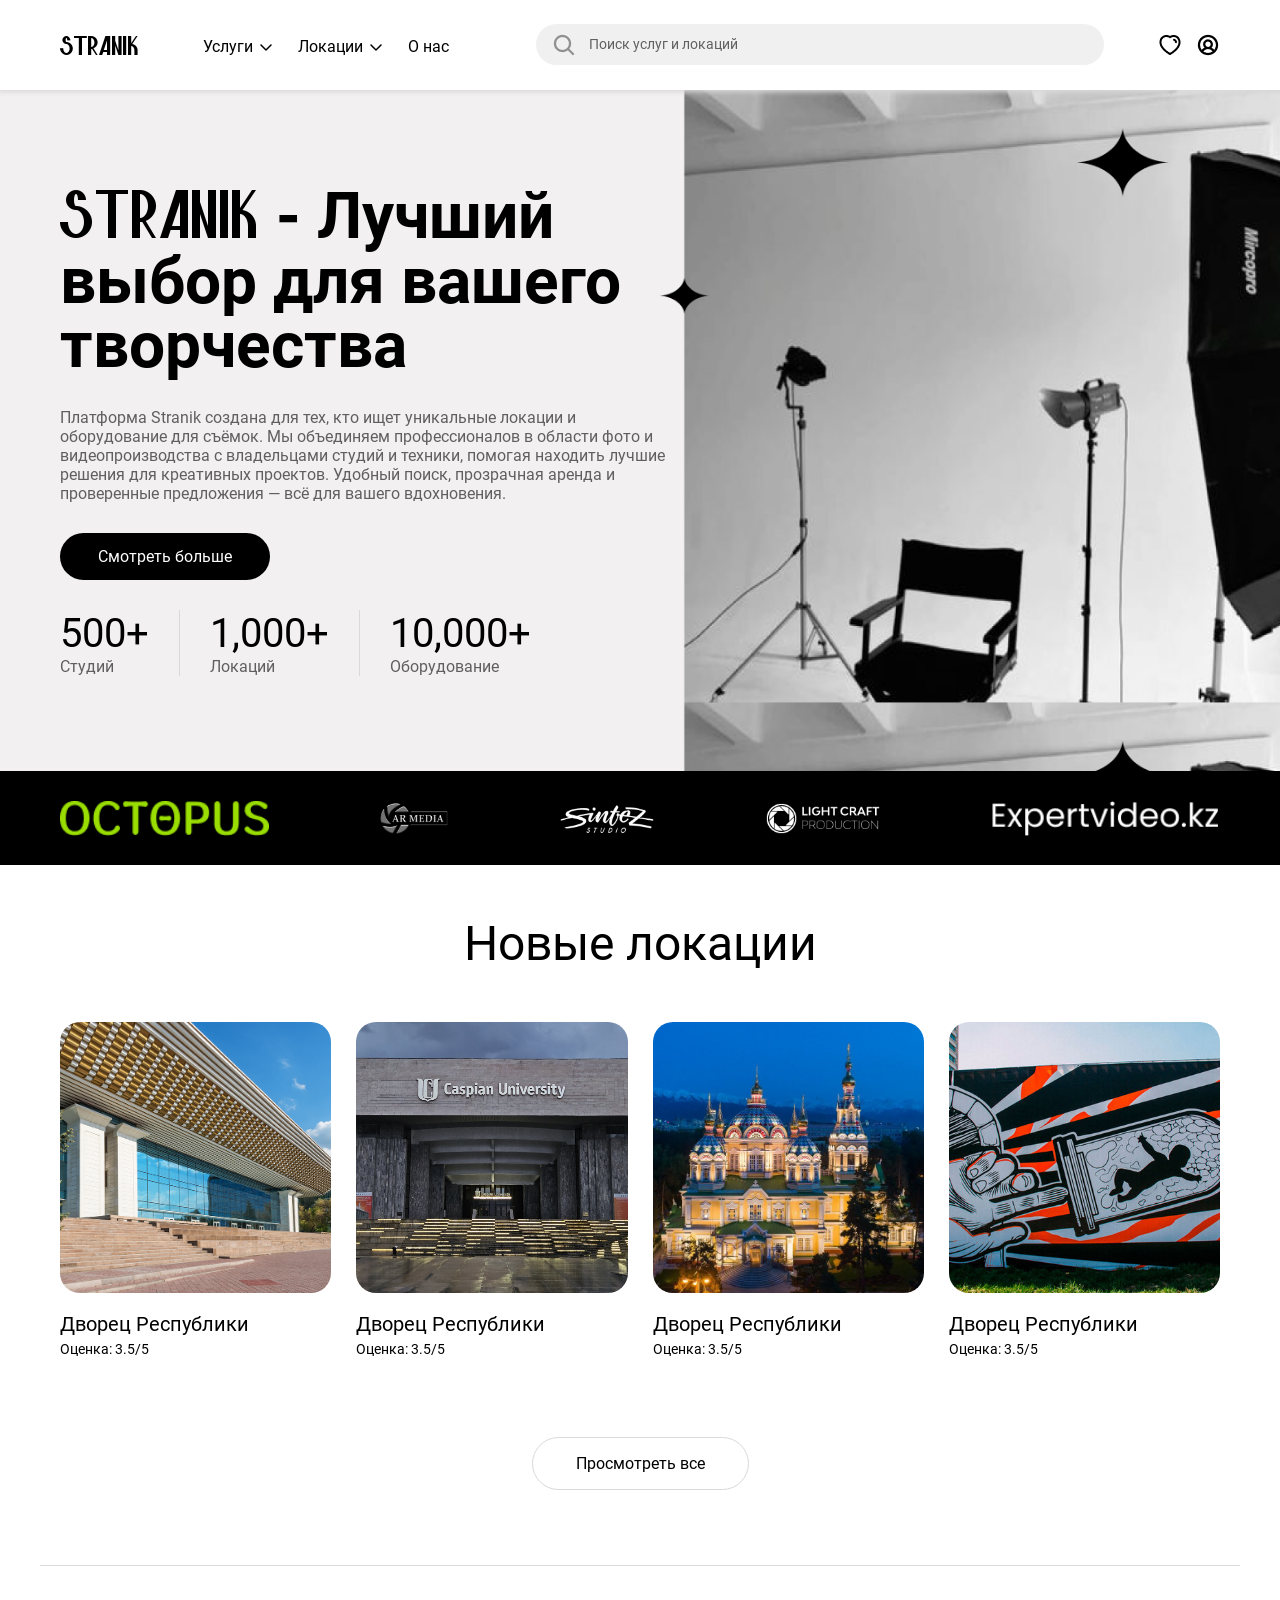
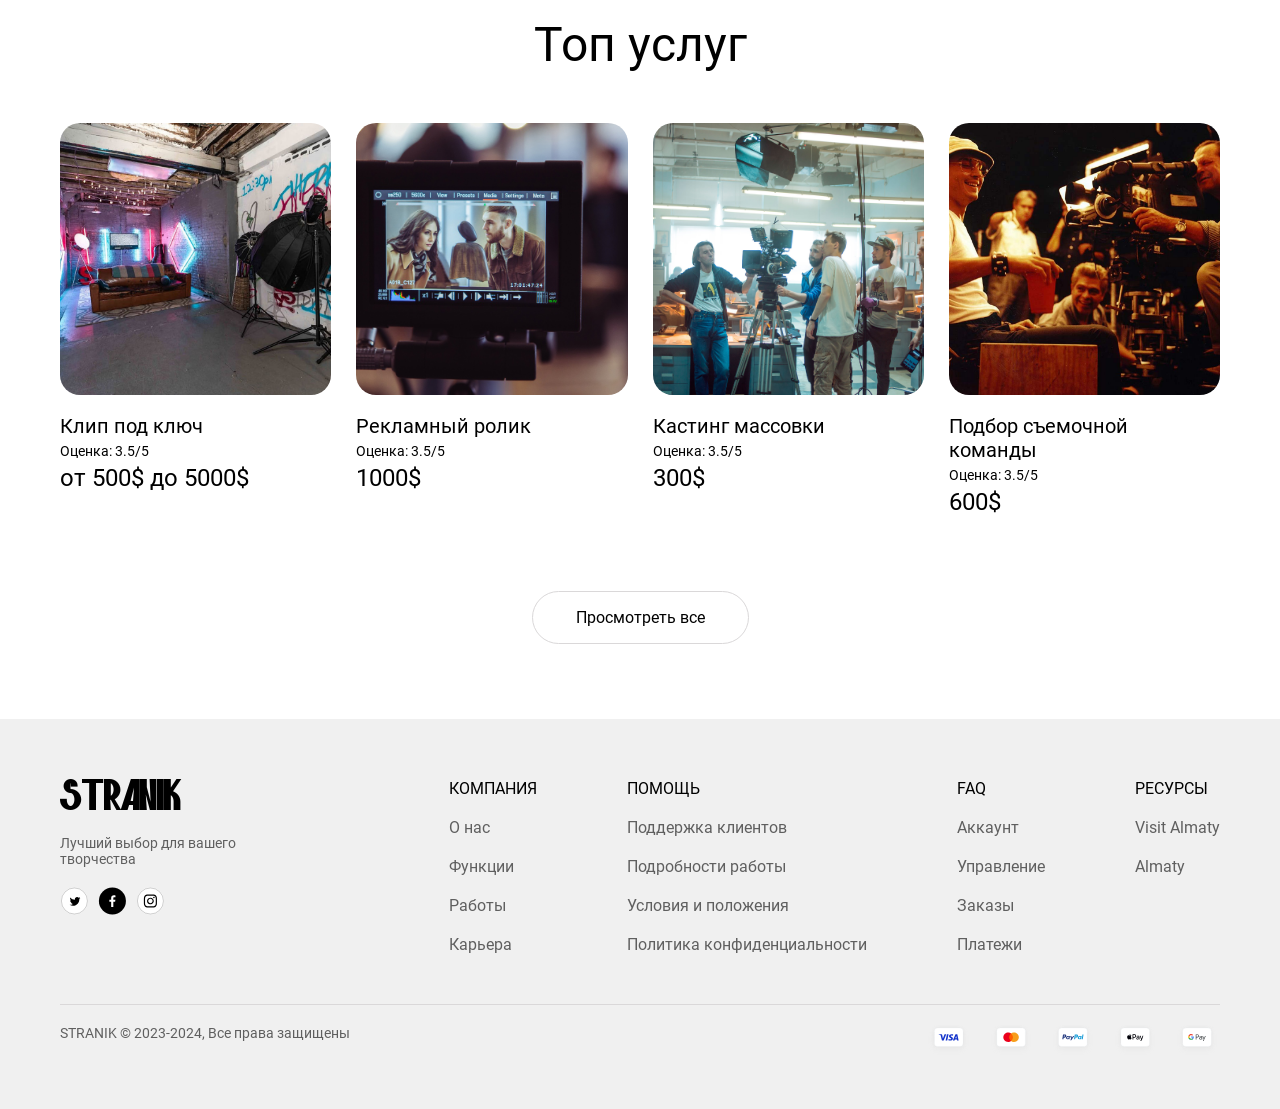
<file: project/index.html>
<!DOCTYPE html>
<html lang="en">
<head>
    <meta charset="UTF-8">
    <meta name="viewport" content="width=device-width, initial-scale=1.0">
    <link rel="shortcut icon" href="images/favicon.svg" type="image/x-icon">
    <link rel="stylesheet" href="styles/home.css">
    <title>STRANIK</title>
</head>
<body>
    <header class="header">
        <div class="container">
            <nav class="navbar">
                <div class="burger">
                    <span></span>
                </div>
                <div class="logo">
                    <a href="index.html" class="main__logo link">STRANIK</a>
                </div>
                <ul class="nav__menu">
                    <li class="nav__link dropdown">
                        <a class="link">Услуги 
                            <img class="dropdown-img" src="images/icon/dropdown.svg" alt="dropdown">
                        </a>
                        <ul class="dropdown__menu">
                            <li><a class="link" href="catalog/servicesPage.html">Услуги по съемке</a></li>
                            <li><a class="link" href="catalog/servicesPage.html">Услуги по аренде</a></li>
                        </ul>
                    </li>
                    <li class="nav__link dropdown">
                        <a class="link">Локации 
                            <img class="dropdown-img" src="images/icon/dropdown.svg" alt="dropdown">
                        </a>
                        <ul class="dropdown__menu">
                            <li><a class="link" href="catalog/locationsPage.html">Уличные локации</a></li>
                            <li><a class="link" href="catalog/servicesPage.html">Помещение</a></li>
                            <li><a class="link" href="catalog/servicesPage.html">Студии</a></li>
                        </ul>
                    </li>
                    <li class="nav__link"><a class="link" href="aboutUs.html">О нас</a></li>
                </ul>

                <div class="search">
                    <input type="text" class="search__input" placeholder="Поиск услуг и локаций"/>
                </div>

                <div class="nav-btns">
                    <div class="nav-btn">
                        <a class="link" href="404.html">
                            <img src="images/Heart.png" alt="heart">
                        </a>
                    </div>

                    <div class="nav-btn">
                        <a class="link" href="login.html">
                            <img src="images/user.png" alt="user-logo">
                        </a>
                    </div>
                </div>
            </nav>
        </div>
    </header>

    <section class="banner">
        <div class="container">
            <div class="banner__info">
                <h1 class="banner__title">
                    <span>STRANIK</span> - Лучший выбор для вашего творчества
                </h1>
                <p class="banner__description">Платформа Stranik создана для тех, кто ищет уникальные локации и оборудование для съёмок. Мы объединяем профессионалов в области фото и видеопроизводства с владельцами студий и техники, помогая находить лучшие решения для креативных проектов. Удобный поиск, прозрачная аренда и проверенные предложения — всё для вашего вдохновения.</p>
                
                <a class="link" href="404.html"><button class="banner-btn">Смотреть больше</button></a>
                <div class="banner__numbers">
                    <div class="banner__number">
                        <span>500+</span>
                        <p>Студий</p>
                    </div>

                    <div class="banner__number">
                        <span>1,000+</span>
                        <p>Локаций</p>
                    </div>

                    <div class="banner__number" style="border-right: none">
                        <span>10,000+</span>
                        <p>Оборудование</p>
                    </div>
                </div>
            </div>
        </div>
    </section>

    <section class="partners">
        <div class="container">
            <div class="partners__images">
                <a class="link" href="https://octopus.kz/" target="_blank">
                    <img class="partner-image" src="images/octopus-logo.png" alt="partner-image">
                </a>

                <a class="link" href="https://video-foto.kz/" target="_blank">
                    <img class="partner-image" src="images/AR-Media-logo.png" alt="partner-image">
                </a>

                <a class="link" href="https://sintezstudio.kz/" target="_blank">
                    <img class="partner-image" src="images/Sintez-studio_WHITE 1.png" alt="partner-image">
                </a>

                <a class="link" href="https://lic.kz/" target="_blank">
                    <img class="partner-image" src="images/LC-Production-logo.png" alt="partner-image">
                </a>

                <a class="link" href="https://expertvideo.kz/prodakshn" target="_blank">
                    <img class="partner-image" src="images/Expertvideo.kz-logo.png" alt="partner-image">
                </a>
            </div>
        </div>
    </section>

    <section class="catalog">
        <div class="container">
            <h1 class="main__title">Новые локации</h1>
            <div class="catalog__blocks">
                <div class="catalog__block">
                    <a href="404.html" class="link">
                    <img src="images/history.jpg" alt="T-Shirt">
                    <div class="block__info">
                        <span class="block__info-name">Дворец Республики</span>
                        <div class="block__info-grade">Оценка: 3.5/5</div>
                    </div>
                    </a>
                </div>

                <div class="catalog__block">
                    <a href="404.html" class="link">
                    <img src="images/b1560781-06ad-4081-a6b6-099a824722c7.jpg" alt="T-Shirt">
                    <div class="block__info">
                        <span class="block__info-name">Дворец Республики</span>
                        <div class="block__info-grade">Оценка: 3.5/5</div>
                    </div>
                    </a>
                </div>

                <div class="catalog__block">
                    <a href="404.html" class="link">
                    <img src="images/voznesenskij-sobor-4-1050x662-1-e1702967032288.jpg" alt="T-Shirt">
                    <div class="block__info">
                        <span class="block__info-name">Дворец Республики</span>
                        <div class="block__info-grade">Оценка: 3.5/5</div>
                    </div>
                    </a>
                </div>

                <div class="catalog__block">
                    <a href="404.html" class="link">
                    <img src="images/5-1.jpg" alt="T-Shirt">
                    <div class="block__info">
                        <span class="block__info-name">Дворец Республики</span>
                        <div class="block__info-grade">Оценка: 3.5/5</div>
                    </div>
                    </a>
                </div>
            </div>

            <a class="link viewAll-btns" href="404.html"><button class="viewAll-btn">Просмотреть все</button></a>
        </div>
    </section>

    <section class="catalog">
        <div class="container" style="border-top: 1px solid #DAD8D9;">
            <h1 class="main__title">Топ услуг</h1>
            <div class="catalog__blocks">

                <div class="catalog__block">
                    <a href="404.html" class="link">
                    <img src="images/vybor-lokacii-pered-tem-kak-snyat-klip.jpg" alt="T-Shirt">
                    <div class="block__info">
                        <span class="block__info-name">Клип под ключ</span>
                        <div class="block__info-grade">Оценка: 3.5/5</div>
                        <span class="block__info-price">от 500$ до 5000$</span>
                    </div>
                    </a>
                </div>
                <div class="catalog__block">
                    <a href="404.html" class="link">
                    <img src="images/IMG_7108.jpg" alt="T-Shirt">
                    <div class="block__info">
                        <span class="block__info-name">Рекламный ролик</span>
                        <div class="block__info-grade">Оценка: 3.5/5</div>
                        <span class="block__info-price">1000$</span>
                    </div>
                    </a>
                </div>

                <div class="catalog__block">
                    <a href="404.html" class="link">
                    <img src="images/main____shutterstock_572417980.fznctlqsy4ky.jpg" alt="T-Shirt">
                    <div class="block__info">
                        <span class="block__info-name">Кастинг массовки</span>
                        <div class="block__info-grade">Оценка: 3.5/5</div>
                        <span class="block__info-price">300$</span>
                    </div>
                    </a>
                </div>

                <div class="catalog__block">
                    <a href="404.html" class="link">
                    <img src="images/news_202107130592623320.jpg" alt="T-Shirt">
                    <div class="block__info">
                        <span class="block__info-name">Подбор съемочной команды</span>
                        <div class="block__info-grade">Оценка: 3.5/5</div>
                        <span class="block__info-price">600$</span>
                    </div>
                    </a>
                </div>
            </div>

            <a class="link viewAll-btns" href="404.html"><button class="viewAll-btn">Просмотреть все</button></a>
        </div>
    </section>

    <footer class="footer">
        <div class="container">
            <div class="footer__container">
                <div class="footer__brand">
                    <a href="index.html" class="footer__logo">STRANIK</a>
                    <p class="footer__description">Лучший выбор для вашего творчества</p>
                    <div class="footer__social">
                        <a href="404.html" class="footer__social-link"><img src="images/twitter.svg" alt="Twitter"></a>
                        <a href="404.html" class="footer__social-link"><img src="images/facebook.svg" alt="Facebook"></a>
                        <a href="404.html" class="footer__social-link"><img src="images/instagram.svg" alt="Instagram"></a>
                    </div>
                </div>

                <div class="footer__links">
                    <div class="footer__column">
                        <h3 class="footer__title">КОМПАНИЯ</h3>
                        <ul class="footer__list">
                            <li class="footer__item"><a href="aboutUs.html" class="footer__link">О нас</a></li>
                            <li class="footer__item"><a href="404.html" class="footer__link">Функции</a></li>
                            <li class="footer__item"><a href="404.html" class="footer__link">Работы</a></li>
                            <li class="footer__item"><a href="404.html" class="footer__link">Карьера</a></li>
                        </ul>
                    </div>

                    <div class="footer__column">
                        <h3 class="footer__title">ПОМОЩЬ</h3>
                        <ul class="footer__list">
                            <li class="footer__item"><a href="404.html" class="footer__link">Поддержка клиентов</a></li>
                            <li class="footer__item"><a href="404.html" class="footer__link">Подробности работы</a></li>
                            <li class="footer__item"><a href="404.html" class="footer__link">Условия и положения</a></li>
                            <li class="footer__item"><a href="404.html" class="footer__link">Политика конфиденциальности</a></li>
                        </ul>
                    </div>

                    <div class="footer__column">
                        <h3 class="footer__title">FAQ</h3>
                        <ul class="footer__list">
                            <li class="footer__item"><a href="404.html" class="footer__link">Аккаунт</a></li>
                            <li class="footer__item"><a href="404.html" class="footer__link">Управление</a></li>
                            <li class="footer__item"><a href="404.html" class="footer__link">Заказы</a></li>
                            <li class="footer__item"><a href="404.html" class="footer__link">Платежи</a></li>
                        </ul>
                    </div>

                    <div class="footer__column">
                        <h3 class="footer__title">РЕСУРСЫ</h3>
                        <ul class="footer__list">
                            <li class="footer__item"><a href="https://visitalmaty.kz/" class="footer__link" target="_blank">Visit Almaty</a></li>
                            <li class="footer__item"><a href="https://ru.wikipedia.org/wiki/%D0%90%D0%BB%D0%BC%D0%B0-%D0%90%D1%82%D0%B0" class="footer__link" target="_blank">Almaty</a></li>
                        </ul>
                    </div>
                </div>
            </div>

            <div class="footer__bottom">
                <p class="footer__copy">STRANIK © 2023-2024, Все права защищены</p>
                <div class="footer__payments">
                    <img src="images/visa.svg" alt="Visa">
                    <img src="images/mastercard.svg" alt="MasterCard">
                    <img src="images/paypal.svg" alt="PayPal">
                    <img src="images/applepay.svg" alt="Apple Pay">
                    <img src="images/googlepay.svg" alt="Google Pay">
                </div>
            </div>
        </div>
    </footer> 
<script src="scripts/script.js"></script>
</body>
</html>
</file>
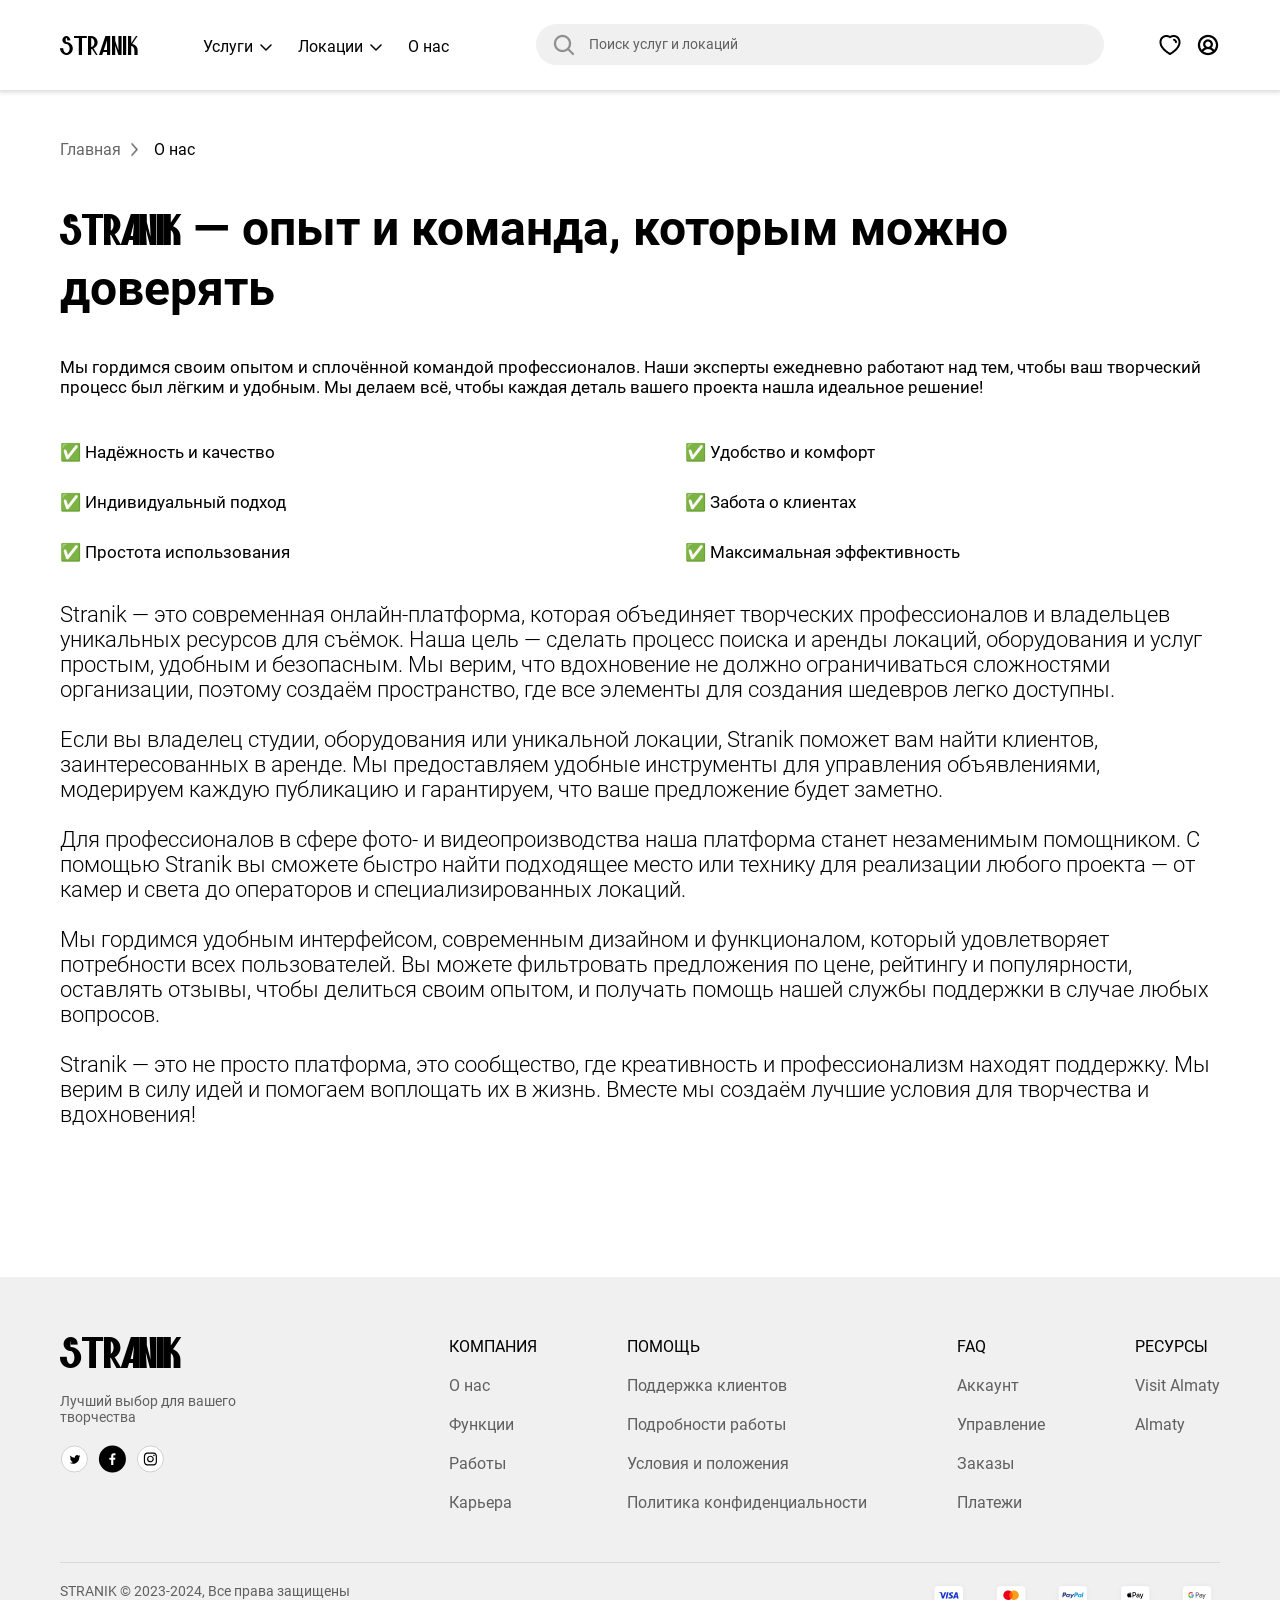
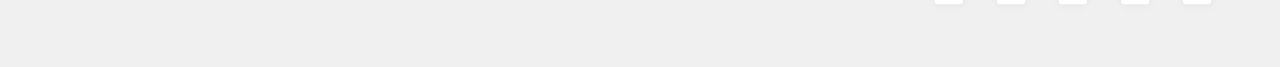
<file: project/aboutUs.html>
<!DOCTYPE html>
<html lang="en">
<head>
    <meta charset="UTF-8">
    <meta name="viewport" content="width=device-width, initial-scale=1.0">
    <link rel="shortcut icon" href="images/favicon.svg" type="image/x-icon">
    <link rel="stylesheet" href="styles/aboutUs.css">
    <title>STRANIK - О нас</title>
</head>
<body>
    <header class="header">
        <div class="container">
            <nav class="navbar">
                <div class="burger">
                    <span></span>
                </div>
                <div class="logo">
                    <a href="index.html" class="main__logo link">STRANIK</a>
                </div>
                <ul class="nav__menu">
                    <li class="nav__link dropdown">
                        <a class="link">Услуги 
                            <img class="dropdown-img" src="images/icon/dropdown.svg" alt="dropdown">
                        </a>
                        <ul class="dropdown__menu">
                            <li><a class="link" href="catalog/servicesPage.html">Услуги по съемке</a></li>
                            <li><a class="link" href="catalog/servicesPage.html">Услуги по аренде</a></li>
                        </ul>
                    </li>
                    <li class="nav__link dropdown">
                        <a class="link">Локации 
                            <img class="dropdown-img" src="images/icon/dropdown.svg" alt="dropdown">
                        </a>
                        <ul class="dropdown__menu">
                            <li><a class="link" href="catalog/locationsPage.html">Уличные локации</a></li>
                            <li><a class="link" href="catalog/servicesPage.html">Помещение</a></li>
                            <li><a class="link" href="catalog/servicesPage.html">Студии</a></li>
                        </ul>
                    </li>
                    <li class="nav__link"><a class="link" href="aboutUs.html">О нас</a></li>
                </ul>

                <div class="search">
                    <input type="text" class="search__input" placeholder="Поиск услуг и локаций"/>
                </div>

                <div class="nav-btns">
                    <div class="nav-btn">
                        <a class="link" href="404.html">
                            <img src="images/Heart.png" alt="heart">
                        </a>
                    </div>

                    <div class="nav-btn">
                        <a class="link" href="login.html">
                            <img src="images/user.png" alt="user-logo">
                        </a>
                    </div>
                </div>
            </nav>
        </div>
    </header>

    <section class="historylinks">
        <div class="container">
            <div class="historylinks__container">
                <div class="historylink">
                    <a class="link" href="index.html">Главная</a>
                    <img src="images/icon/arrowLink.png" alt="arrowLink">
                </div>

                <div class="historylink">
                    <a class="link active" href="aboutUs.html">О нас</a>
                </div>
            </div>
        </div>
    </section>

    <section class="aboutUs">
        <div class="container">
            <div class="aboutUs__container">
                <h1 class="aboutUs__title"><span>Stranik</span> — опыт и команда, которым можно доверять</h1>
                <p class="aboutUs__subtitle">Мы гордимся своим опытом и сплочённой командой профессионалов. Наши эксперты ежедневно работают над тем, чтобы ваш творческий процесс был лёгким и удобным. Мы делаем всё, чтобы каждая деталь вашего проекта нашла идеальное решение!</p>
                <div class="aboutUs__characteristics">
                    <ul class="aboutUs__characteristic">
                        <li> Надёжность и качество</li>
                        <li> Индивидуальный подход</li>
                        <li> Простота использования</li>
                    </ul>

                    <ul class="aboutUs__characteristic">
                        <li> Удобство и комфорт</li>
                        <li> Забота о клиентах</li>
                        <li> Максимальная эффективность</li>
                    </ul>
                </div>

                <p class="aboutUs__description">Stranik — это современная онлайн-платформа, которая объединяет творческих профессионалов и владельцев уникальных ресурсов для съёмок. Наша цель — сделать процесс поиска и аренды локаций, оборудования и услуг простым, удобным и безопасным. Мы верим, что вдохновение не должно ограничиваться сложностями организации, поэтому создаём пространство, где все элементы для создания шедевров легко доступны.</p>
                <p class="aboutUs__description">Если вы владелец студии, оборудования или уникальной локации, Stranik поможет вам найти клиентов, заинтересованных в аренде. Мы предоставляем удобные инструменты для управления объявлениями, модерируем каждую публикацию и гарантируем, что ваше предложение будет заметно.</p>
                <p class="aboutUs__description">Для профессионалов в сфере фото- и видеопроизводства наша платформа станет незаменимым помощником. С помощью Stranik вы сможете быстро найти подходящее место или технику для реализации любого проекта — от камер и света до операторов и специализированных локаций.</p>
                <p class="aboutUs__description">Мы гордимся удобным интерфейсом, современным дизайном и функционалом, который удовлетворяет потребности всех пользователей. Вы можете фильтровать предложения по цене, рейтингу и популярности, оставлять отзывы, чтобы делиться своим опытом, и получать помощь нашей службы поддержки в случае любых вопросов.</p>
                <p class="aboutUs__description">Stranik — это не просто платформа, это сообщество, где креативность и профессионализм находят поддержку. Мы верим в силу идей и помогаем воплощать их в жизнь. Вместе мы создаём лучшие условия для творчества и вдохновения!</p>
            </div>
        </div>
    </section>
    

    <footer class="footer">
        <div class="container">
            <div class="footer__container">
                <div class="footer__brand">
                    <a href="index.html" class="footer__logo">STRANIK</a>
                    <p class="footer__description">Лучший выбор для вашего творчества</p>
                    <div class="footer__social">
                        <a href="404.html" class="footer__social-link"><img src="images/twitter.svg" alt="Twitter"></a>
                        <a href="404.html" class="footer__social-link"><img src="images/facebook.svg" alt="Facebook"></a>
                        <a href="404.html" class="footer__social-link"><img src="images/instagram.svg" alt="Instagram"></a>
                    </div>
                </div>

                <div class="footer__links">
                    <div class="footer__column">
                        <h3 class="footer__title">КОМПАНИЯ</h3>
                        <ul class="footer__list">
                            <li class="footer__item"><a href="aboutUs.html" class="footer__link">О нас</a></li>
                            <li class="footer__item"><a href="404.html" class="footer__link">Функции</a></li>
                            <li class="footer__item"><a href="404.html" class="footer__link">Работы</a></li>
                            <li class="footer__item"><a href="404.html" class="footer__link">Карьера</a></li>
                        </ul>
                    </div>

                    <div class="footer__column">
                        <h3 class="footer__title">ПОМОЩЬ</h3>
                        <ul class="footer__list">
                            <li class="footer__item"><a href="404.html" class="footer__link">Поддержка клиентов</a></li>
                            <li class="footer__item"><a href="404.html" class="footer__link">Подробности работы</a></li>
                            <li class="footer__item"><a href="404.html" class="footer__link">Условия и положения</a></li>
                            <li class="footer__item"><a href="404.html" class="footer__link">Политика конфиденциальности</a></li>
                        </ul>
                    </div>

                    <div class="footer__column">
                        <h3 class="footer__title">FAQ</h3>
                        <ul class="footer__list">
                            <li class="footer__item"><a href="404.html" class="footer__link">Аккаунт</a></li>
                            <li class="footer__item"><a href="404.html" class="footer__link">Управление</a></li>
                            <li class="footer__item"><a href="404.html" class="footer__link">Заказы</a></li>
                            <li class="footer__item"><a href="404.html" class="footer__link">Платежи</a></li>
                        </ul>
                    </div>

                    <div class="footer__column">
                        <h3 class="footer__title">РЕСУРСЫ</h3>
                        <ul class="footer__list">
                            <li class="footer__item"><a href="https://visitalmaty.kz/" class="footer__link" target="_blank">Visit Almaty</a></li>
                            <li class="footer__item"><a href="https://ru.wikipedia.org/wiki/%D0%90%D0%BB%D0%BC%D0%B0-%D0%90%D1%82%D0%B0" class="footer__link" target="_blank">Almaty</a></li>
                        </ul>
                    </div>
                </div>
            </div>

            <div class="footer__bottom">
                <p class="footer__copy">STRANIK © 2023-2024, Все права защищены</p>
                <div class="footer__payments">
                    <img src="images/visa.svg" alt="Visa">
                    <img src="images/mastercard.svg" alt="MasterCard">
                    <img src="images/paypal.svg" alt="PayPal">
                    <img src="images/applepay.svg" alt="Apple Pay">
                    <img src="images/googlepay.svg" alt="Google Pay">
                </div>
            </div>
        </div>
    </footer>
<script src="scripts/script.js"></script>
</body>
</html>
</file>
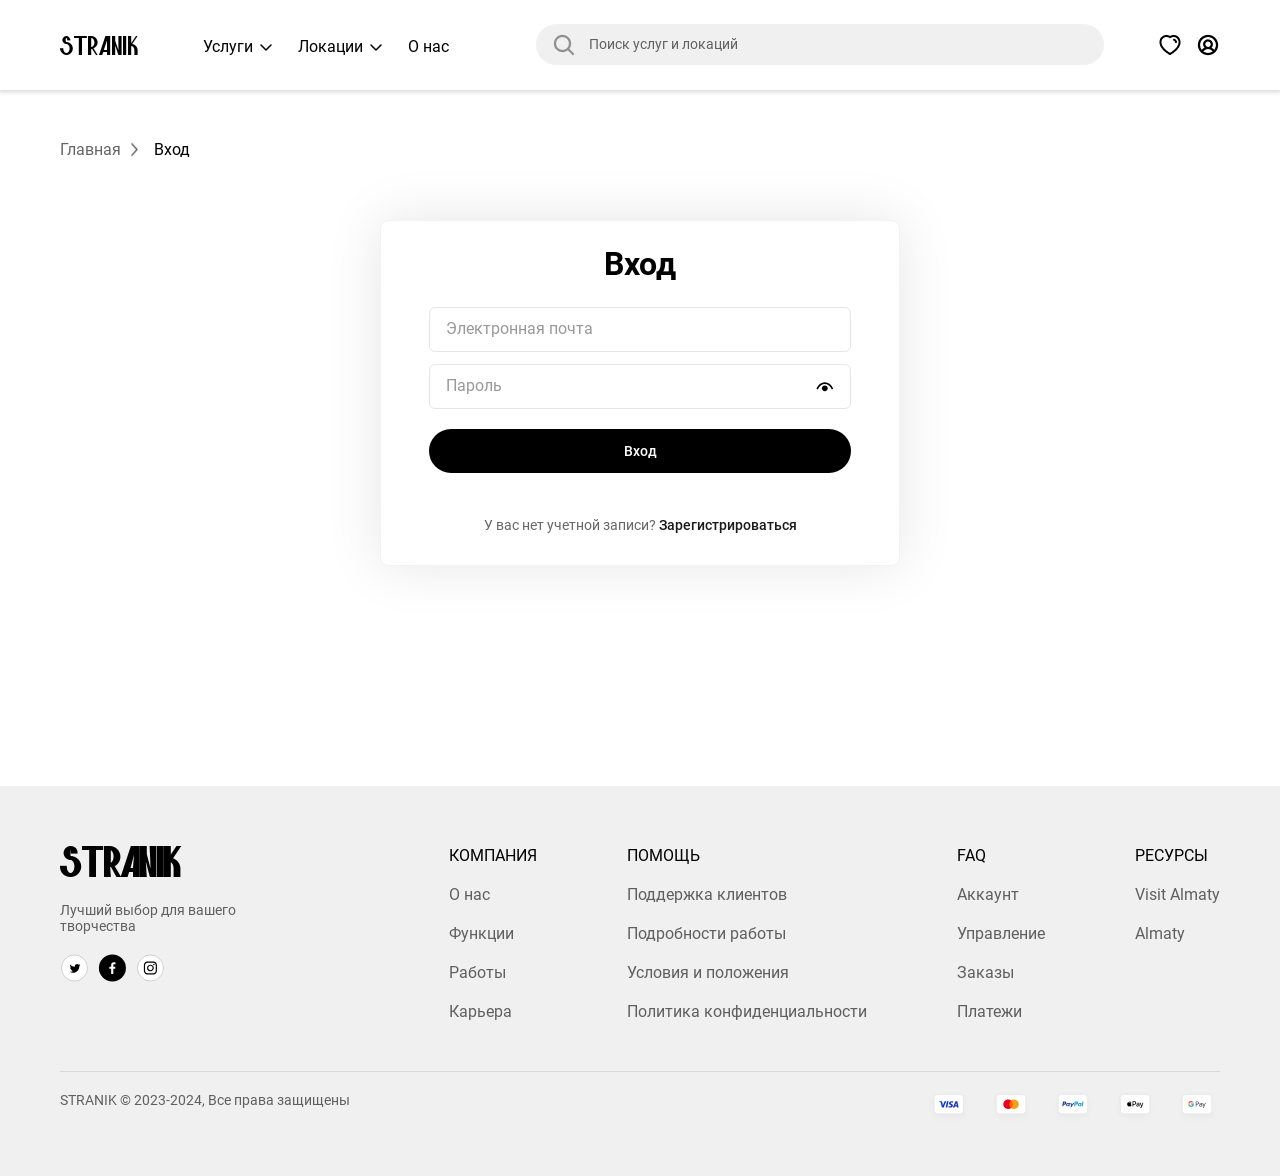
<file: project/login.html>
<!DOCTYPE html>
<html lang="en">
<head>
    <meta charset="UTF-8">
    <meta name="viewport" content="width=device-width, initial-scale=1.0">
    <link rel="shortcut icon" href="images/favicon.svg" type="image/x-icon">
    <link rel="stylesheet" href="styles/form.css">
    <title>STRANIK - Вход</title>
</head>
<body>
    <header class="header">
        <div class="container">
            <nav class="navbar">
                <div class="burger">
                    <span></span>
                </div>
                <div class="logo">
                    <a href="index.html" class="main__logo link">STRANIK</a>
                </div>
                <ul class="nav__menu">
                    <li class="nav__link dropdown">
                        <a class="link">Услуги 
                            <img class="dropdown-img" src="images/icon/dropdown.svg" alt="dropdown">
                        </a>
                        <ul class="dropdown__menu">
                            <li><a class="link" href="catalog/servicesPage.html">Услуги по съемке</a></li>
                            <li><a class="link" href="catalog/servicesPage.html">Услуги по аренде</a></li>
                        </ul>
                    </li>
                    <li class="nav__link dropdown">
                        <a class="link">Локации 
                            <img class="dropdown-img" src="images/icon/dropdown.svg" alt="dropdown">
                        </a>
                        <ul class="dropdown__menu">
                            <li><a class="link" href="catalog/locationsPage.html">Уличные локации</a></li>
                            <li><a class="link" href="catalog/servicesPage.html">Помещение</a></li>
                            <li><a class="link" href="catalog/servicesPage.html">Студии</a></li>
                        </ul>
                    </li>
                    <li class="nav__link"><a class="link" href="aboutUs.html">О нас</a></li>
                </ul>

                <div class="search">
                    <input type="text" class="search__input" placeholder="Поиск услуг и локаций"/>
                </div>

                <div class="nav-btns">
                    <div class="nav-btn">
                        <a class="link" href="404.html">
                            <img src="images/Heart.png" alt="heart">
                        </a>
                    </div>

                    <div class="nav-btn">
                        <a class="link" href="login.html">
                            <img src="images/user.png" alt="user-logo">
                        </a>
                    </div>
                </div>
            </nav>
        </div>
    </header>

    <section class="historylinks">
        <div class="container">
            <div class="historylinks__container">
                <div class="historylink">
                    <a class="link" href="index.html">Главная</a>
                    <img src="images/icon/arrowLink.png" alt="arrowLink">
                </div>

                <div class="historylink">
                    <a class="link active" href="login.html">Вход</a>
                </div>
            </div>
        </div>
    </section>

    <section class="forms">
        <div class="container">
            <div class="form__container">
                <div class="form__headlines">
                    <p class="headlines__name">Вход</p>
                </div>

                <form class="form" action="/login" method="POST">
                    <div class="form__input">
                        <input type="text" id="gmail" name="gmail" placeholder="Электронная почта" required>
                    </div>

                    <div class="form__input">
                        <input type="password" id="password" name="password" placeholder="Пароль" required>
                        <button type="button" class="password-toggle" onclick="toggleBothPasswords(this)">
                            <img src="images/icon/eye-icon.svg" alt="Показать пароль">
                        </button>
                    </div>

                    <div class="form__button">
                        <button class="form-btn" type="submit">Вход</button>
                    </div>
                </form>

                <div class="form__description">
                    <p>У вас нет учетной записи?<a class="link" href="signUp.html"> Зарегистрироваться</a></p>
                </div>
            </div>
        </div>
    </section>

    <footer class="footer">
        <div class="container">
            <div class="footer__container">
                <div class="footer__brand">
                    <a href="index.html" class="footer__logo">STRANIK</a>
                    <p class="footer__description">Лучший выбор для вашего творчества</p>
                    <div class="footer__social">
                        <a href="404.html" class="footer__social-link"><img src="images/twitter.svg" alt="Twitter"></a>
                        <a href="404.html" class="footer__social-link"><img src="images/facebook.svg" alt="Facebook"></a>
                        <a href="404.html" class="footer__social-link"><img src="images/instagram.svg" alt="Instagram"></a>
                    </div>
                </div>

                <div class="footer__links">
                    <div class="footer__column">
                        <h3 class="footer__title">КОМПАНИЯ</h3>
                        <ul class="footer__list">
                            <li class="footer__item"><a href="aboutUs.html" class="footer__link">О нас</a></li>
                            <li class="footer__item"><a href="404.html" class="footer__link">Функции</a></li>
                            <li class="footer__item"><a href="404.html" class="footer__link">Работы</a></li>
                            <li class="footer__item"><a href="404.html" class="footer__link">Карьера</a></li>
                        </ul>
                    </div>

                    <div class="footer__column">
                        <h3 class="footer__title">ПОМОЩЬ</h3>
                        <ul class="footer__list">
                            <li class="footer__item"><a href="404.html" class="footer__link">Поддержка клиентов</a></li>
                            <li class="footer__item"><a href="404.html" class="footer__link">Подробности работы</a></li>
                            <li class="footer__item"><a href="404.html" class="footer__link">Условия и положения</a></li>
                            <li class="footer__item"><a href="404.html" class="footer__link">Политика конфиденциальности</a></li>
                        </ul>
                    </div>

                    <div class="footer__column">
                        <h3 class="footer__title">FAQ</h3>
                        <ul class="footer__list">
                            <li class="footer__item"><a href="404.html" class="footer__link">Аккаунт</a></li>
                            <li class="footer__item"><a href="404.html" class="footer__link">Управление</a></li>
                            <li class="footer__item"><a href="404.html" class="footer__link">Заказы</a></li>
                            <li class="footer__item"><a href="404.html" class="footer__link">Платежи</a></li>
                        </ul>
                    </div>

                    <div class="footer__column">
                        <h3 class="footer__title">РЕСУРСЫ</h3>
                        <ul class="footer__list">
                            <li class="footer__item"><a href="https://visitalmaty.kz/" class="footer__link" target="_blank">Visit Almaty</a></li>
                            <li class="footer__item"><a href="https://ru.wikipedia.org/wiki/%D0%90%D0%BB%D0%BC%D0%B0-%D0%90%D1%82%D0%B0" class="footer__link" target="_blank">Almaty</a></li>
                        </ul>
                    </div>
                </div>
            </div>

            <div class="footer__bottom">
                <p class="footer__copy">STRANIK © 2023-2024, Все права защищены</p>
                <div class="footer__payments">
                    <img src="images/visa.svg" alt="Visa">
                    <img src="images/mastercard.svg" alt="MasterCard">
                    <img src="images/paypal.svg" alt="PayPal">
                    <img src="images/applepay.svg" alt="Apple Pay">
                    <img src="images/googlepay.svg" alt="Google Pay">
                </div>
            </div>
        </div>
    </footer>
<script src="scripts/script.js"></script>
</body>
</html>
</file>
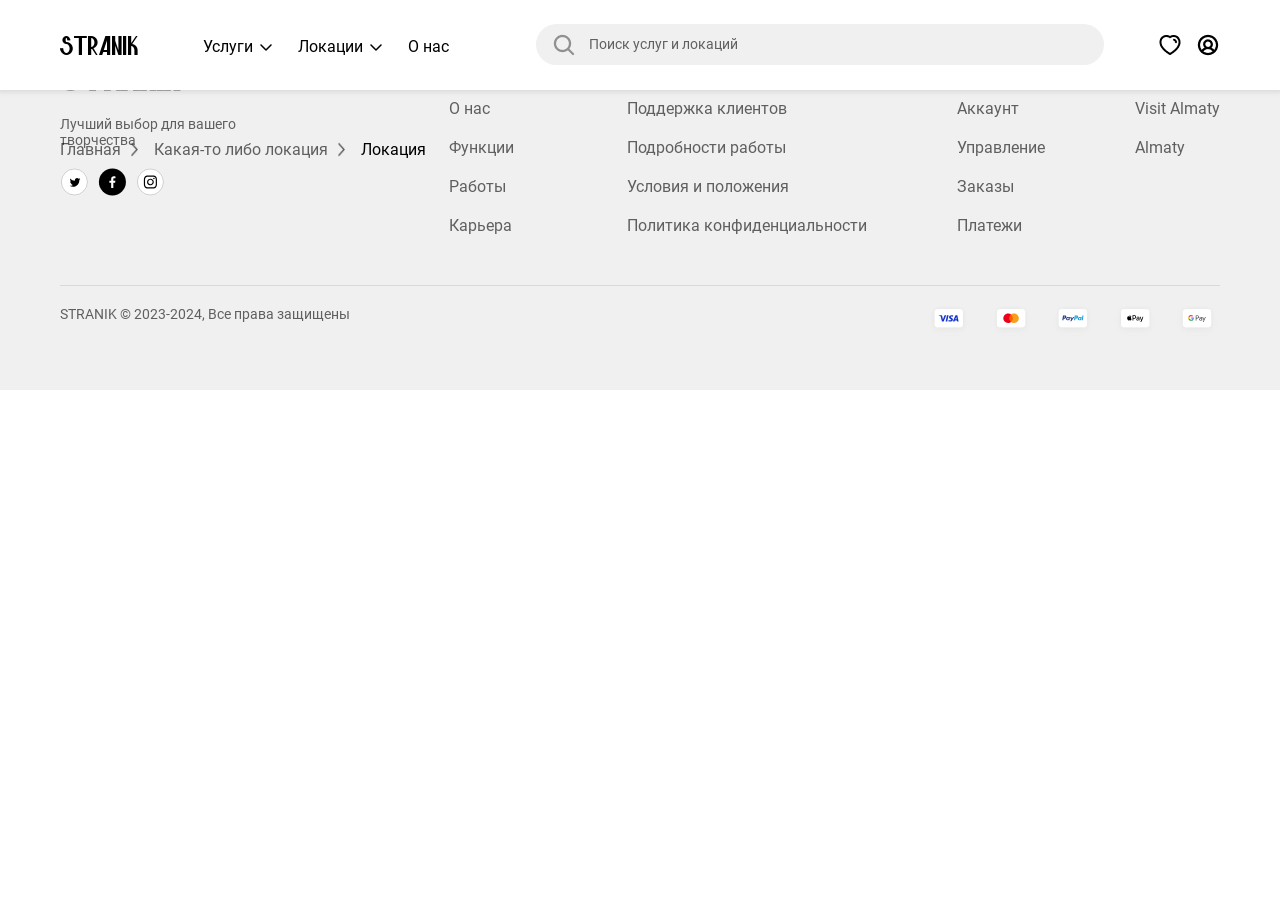
<file: project/catalog/locationsDetailPage.html>
<!DOCTYPE html>
<html lang="en">
<head>
    <meta charset="UTF-8">
    <meta name="viewport" content="width=device-width, initial-scale=1.0">
    <link rel="shortcut icon" href="images/favicon.svg" type="image/x-icon">
    <link rel="stylesheet" href="../styles/products.css">
    <title>STRANIK - Какая-то либо локация</title>
</head>
<body>
    <header class="header">
        <div class="container">
            <nav class="navbar">
                <div class="burger">
                    <span></span>
                </div>
                <div class="logo">
                    <a href="../index.html" class="main__logo link">STRANIK</a>
                </div>
                <ul class="nav__menu">
                    <li class="nav__link dropdown">
                        <a class="link">Услуги 
                            <img class="dropdown-img" src="../images/icon/dropdown.svg" alt="dropdown">
                        </a>
                        <ul class="dropdown__menu">
                            <li><a class="link" href="servicesPage.html">Услуги по съемке</a></li>
                            <li><a class="link" href="servicesPage.html">Услуги по аренде</a></li>
                        </ul>
                    </li>
                    <li class="nav__link dropdown">
                        <a class="link">Локации 
                            <img class="dropdown-img" src="../images/icon/dropdown.svg" alt="dropdown">
                        </a>
                        <ul class="dropdown__menu">
                            <li><a class="link" href="locationsPage.html">Уличные локации</a></li>
                            <li><a class="link" href="servicesPage.html">Помещение</a></li>
                            <li><a class="link" href="servicesPage.html">Студии</a></li>
                        </ul>
                    </li>
                    <li class="nav__link"><a class="link" href="../aboutUs.html">О нас</a></li>
                </ul>

                <div class="search">
                    <input type="text" class="search__input" placeholder="Поиск услуг и локаций"/>
                </div>

                <div class="nav-btns">
                    <div class="nav-btn">
                        <a class="link" href="../404.html">
                            <img src="../images/Heart.png" alt="heart">
                        </a>
                    </div>

                    <div class="nav-btn">
                        <a class="link" href="../login.html">
                            <img src="../images/user.png" alt="user-logo">
                        </a>
                    </div>
                </div>
            </nav>
        </div>
    </header>

    <section class="historylinks">
        <div class="container">
            <div class="historylinks__container">
                <div class="historylink">
                    <a class="link" href="../index.html">Главная</a>
                    <img src="../images/icon/arrowLink.png" alt="arrowLink">
                </div>

                <div class="historylink">
                    <a class="link" href="locationsPage.html">Какая-то либо локация</a>
                    <img src="../images/icon/arrowLink.png" alt="arrowLink">
                </div>

                <div class="historylink">
                    <a class="link active" href="locationsDetailPage.html">Локация</a>
                </div>
            </div>
        </div>
    </section>

    <footer class="footer">
        <div class="container">
            <div class="footer__container">
                <div class="footer__brand">
                    <a href="../index.html" class="footer__logo">STRANIK</a>
                    <p class="footer__description">Лучший выбор для вашего творчества</p>
                    <div class="footer__social">
                        <a href="../404.html" class="footer__social-link"><img src="../images/twitter.svg" alt="Twitter"></a>
                        <a href="../404.html" class="footer__social-link"><img src="../images/facebook.svg" alt="Facebook"></a>
                        <a href="../404.html" class="footer__social-link"><img src="../images/instagram.svg" alt="Instagram"></a>
                    </div>
                </div>

                <div class="footer__links">
                    <div class="footer__column">
                        <h3 class="footer__title">КОМПАНИЯ</h3>
                        <ul class="footer__list">
                            <li class="footer__item"><a href="../aboutUs.html" class="footer__link">О нас</a></li>
                            <li class="footer__item"><a href="../404.html" class="footer__link">Функции</a></li>
                            <li class="footer__item"><a href="../404.html" class="footer__link">Работы</a></li>
                            <li class="footer__item"><a href="../404.html" class="footer__link">Карьера</a></li>
                        </ul>
                    </div>

                    <div class="footer__column">
                        <h3 class="footer__title">ПОМОЩЬ</h3>
                        <ul class="footer__list">
                            <li class="footer__item"><a href="../404.html" class="footer__link">Поддержка клиентов</a></li>
                            <li class="footer__item"><a href="../404.html" class="footer__link">Подробности работы</a></li>
                            <li class="footer__item"><a href="../404.html" class="footer__link">Условия и положения</a></li>
                            <li class="footer__item"><a href="../404.html" class="footer__link">Политика конфиденциальности</a></li>
                        </ul>
                    </div>

                    <div class="footer__column">
                        <h3 class="footer__title">FAQ</h3>
                        <ul class="footer__list">
                            <li class="footer__item"><a href="../404.html" class="footer__link">Аккаунт</a></li>
                            <li class="footer__item"><a href="../404.html" class="footer__link">Управление</a></li>
                            <li class="footer__item"><a href="../404.html" class="footer__link">Заказы</a></li>
                            <li class="footer__item"><a href="../404.html" class="footer__link">Платежи</a></li>
                        </ul>
                    </div>

                    <div class="footer__column">
                        <h3 class="footer__title">РЕСУРСЫ</h3>
                        <ul class="footer__list">
                            <li class="footer__item"><a href="https://visitalmaty.kz/" class="footer__link" target="_blank">Visit Almaty</a></li>
                            <li class="footer__item"><a href="https://ru.wikipedia.org/wiki/%D0%90%D0%BB%D0%BC%D0%B0-%D0%90%D1%82%D0%B0" class="footer__link" target="_blank">Almaty</a></li>
                        </ul>
                    </div>
                </div>
            </div>

            <div class="footer__bottom">
                <p class="footer__copy">STRANIK © 2023-2024, Все права защищены</p>
                <div class="footer__payments">
                    <img src="../images/visa.svg" alt="Visa">
                    <img src="../images/mastercard.svg" alt="MasterCard">
                    <img src="../images/paypal.svg" alt="PayPal">
                    <img src="../images/applepay.svg" alt="Apple Pay">
                    <img src="../images/googlepay.svg" alt="Google Pay">
                </div>
            </div>
        </div>
    </footer> 
<script src="../scripts/script.js"></script>
</body>
</html>
</file>
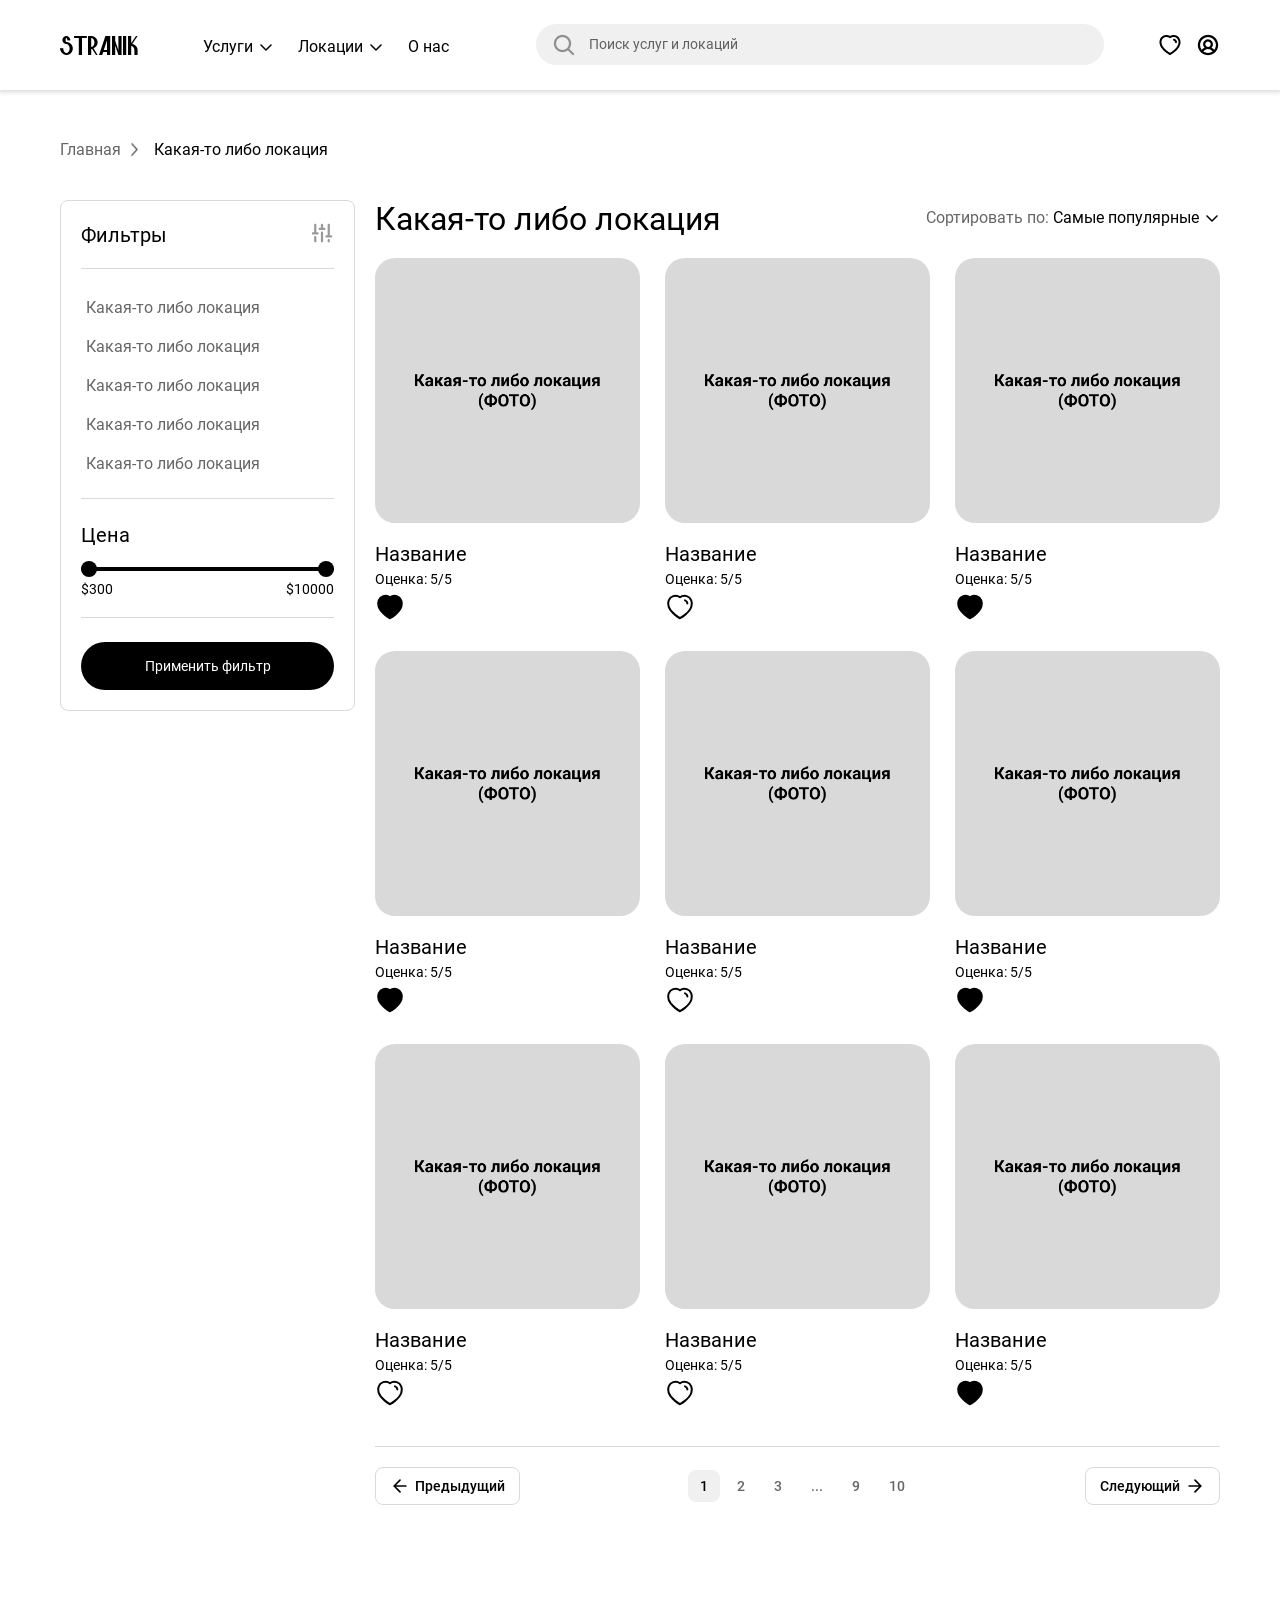
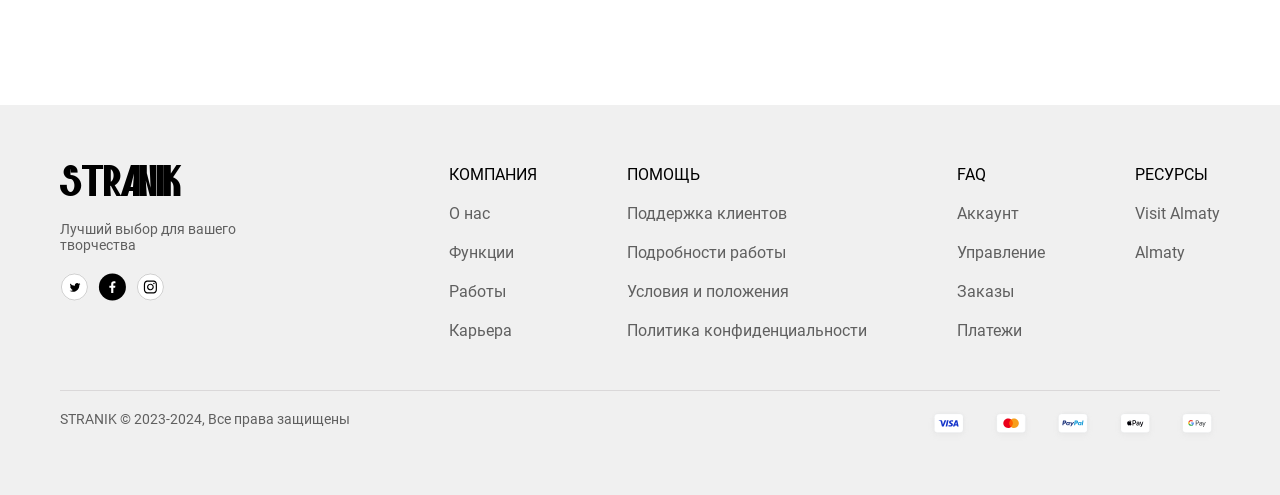
<file: project/catalog/locationsPage.html>
<!DOCTYPE html>
<html lang="en">
<head>
    <meta charset="UTF-8">
    <meta name="viewport" content="width=device-width, initial-scale=1.0">
    <link rel="shortcut icon" href="images/favicon.svg" type="image/x-icon">
    <link rel="stylesheet" href="../styles/products.css">
    <title>STRANIK - Какая-то либо локация</title>
</head>
<body>
    <header class="header">
        <div class="container">
            <nav class="navbar">
                <div class="burger">
                    <span></span>
                </div>
                <div class="logo">
                    <a href="../index.html" class="main__logo link">STRANIK</a>
                </div>
                <ul class="nav__menu">
                    <li class="nav__link dropdown">
                        <a class="link">Услуги 
                            <img class="dropdown-img" src="../images/icon/dropdown.svg" alt="dropdown">
                        </a>
                        <ul class="dropdown__menu">
                            <li><a class="link" href="servicesPage.html">Услуги по съемке</a></li>
                            <li><a class="link" href="servicesPage.html">Услуги по аренде</a></li>
                        </ul>
                    </li>
                    <li class="nav__link dropdown">
                        <a class="link">Локации 
                            <img class="dropdown-img" src="../images/icon/dropdown.svg" alt="dropdown">
                        </a>
                        <ul class="dropdown__menu">
                            <li><a class="link" href="locationsPage.html">Уличные локации</a></li>
                            <li><a class="link" href="servicesPage.html">Помещение</a></li>
                            <li><a class="link" href="servicesPage.html">Студии</a></li>
                        </ul>
                    </li>
                    <li class="nav__link"><a class="link" href="../aboutUs.html">О нас</a></li>
                </ul>

                <div class="search">
                    <input type="text" class="search__input" placeholder="Поиск услуг и локаций"/>
                </div>

                <div class="nav-btns">
                    <div class="nav-btn">
                        <a class="link" href="../404.html">
                            <img src="../images/Heart.png" alt="heart">
                        </a>
                    </div>

                    <div class="nav-btn">
                        <a class="link" href="../login.html">
                            <img src="../images/user.png" alt="user-logo">
                        </a>
                    </div>
                </div>
            </nav>
        </div>
    </header>

    <section class="historylinks">
        <div class="container">
            <div class="historylinks__container">
                <div class="historylink">
                    <a class="link" href="../index.html">Главная</a>
                    <img src="../images/icon/arrowLink.png" alt="arrowLink">
                </div>

                <div class="historylink">
                    <a class="link active" href="locationsPage.html">Какая-то либо локация</a>
                </div>
            </div>
        </div>
    </section>

    <section class="products">
        <div class="container">
            <div class="products__container">
                <div class="products__aside">
                    <div class="filters">
                        <div class="filters__header">
                          <span class="filters__title">Фильтры</span>
                          <button class="filters__icon-button">
                            <img class="filters__icon" src="../images/icon/icon-path.svg" alt="Иконка фильтра">
                          </button>
                        </div>
                        <div class="filters__categories">
                          <button class="filters__category-button">Какая-то либо локация</button>
                          <button class="filters__category-button">Какая-то либо локация</button>
                          <button class="filters__category-button">Какая-то либо локация</button>
                          <button class="filters__category-button">Какая-то либо локация</button>
                          <button class="filters__category-button">Какая-то либо локация</button>
                        </div>
                        <div class="filters__price">
                            <span class="filters__price-label">Цена</span>
                            <div class="filters__price-range">
                              <input
                                class="filters__price-slider"
                                type="range"
                                id="min-price"
                                min="300"
                                max="10000"
                                value="300"
                              />
                              <input
                                class="filters__price-slider"
                                type="range"
                                id="max-price"
                                min="50"
                                max="10000"
                                value="10000"
                              />
                              <div class="filters__price-highlight"></div>
                            </div>
                            <div class="filters__price-values">
                              <span class="filters__price-value" id="price-min">$50</span>
                              <span class="filters__price-value" id="price-max">$200</span>
                            </div>
                          </div>
                        <div class="filters__apply-button">
                            <button class="filters__apply-btn">Применить фильтр</button>
                        </div>
                      </div>
                </div>

                <div class="products__main">
                    <div class="products-top">
                        <span class="products__title">Какая-то либо локация</span>
                        <div class="products-sorting">
                          <span class="products-sorting-text">Сортировать по:</span>
                          <div class="products-sorting-btn">Самые популярные <img class="products-sorting-img" src="../images/icon/dropdown.svg" alt="Dropdown">
                          </div>
                          <ul class="products-sorting-menu">
                            <li class="products-sorting-item">Самые популярные</li>
                            <li class="products-sorting-item">По рейтингу</li>
                            <li class="products-sorting-item">По цене (возрастание)</li>
                            <li class="products-sorting-item">По цене (убывание)</li>
                          </ul>
                        </div>
                      </div>

                    <div class="catalog__blocks">

                        <div class="catalog__block">
                            <a href="locationsDetailPage.html" class="link">
                            <img src="../images/skeleton2.png" alt="T-Shirt">
                            <div class="block__info">
                                <span class="block__info-name">Название</span>
                                <div class="block__info-grade">Оценка: 5/5</div>
                                <div class="block__info-bottom">
                                    <div class="favorites-btn">
                                        <svg width="30" height="30" viewBox="0 0 30 30" fill="black" xmlns="http://www.w3.org/2000/svg">
                                            <path fill-rule="evenodd" clip-rule="evenodd" d="M3.58983 14.4979C2.24858 10.3104 3.81608 5.52415 8.21233 4.1079C10.5248 3.36165 13.0773 3.80165 14.9998 5.2479C16.8186 3.84165 19.4648 3.36665 21.7748 4.1079C26.1711 5.52415 27.7486 10.3104 26.4086 14.4979C24.3211 21.1354 14.9998 26.2479 14.9998 26.2479C14.9998 26.2479 5.74733 21.2129 3.58983 14.4979Z" stroke="black" stroke-width="2" stroke-linecap="round" stroke-linejoin="round"/>
                                            <path d="M20 8.375C21.3375 8.8075 22.2825 10.0013 22.3962 11.4025" stroke="black" stroke-width="2" stroke-linecap="round" stroke-linejoin="round"/>
                                        </svg>   
                                    </div>
                                </div>
                            </div>
                            </a>
                        </div>

                        <div class="catalog__block">
                            <a href="locationsDetailPage.html" class="link">
                            <img src="../images/skeleton2.png" alt="T-Shirt">
                            <div class="block__info">
                                <span class="block__info-name">Название</span>
                                <div class="block__info-grade">Оценка: 5/5</div>
                                <div class="block__info-bottom">
                                    <div class="favorites-btn">
                                        <svg width="30" height="30" viewBox="0 0 30 30" fill="none" xmlns="http://www.w3.org/2000/svg">
                                            <path fill-rule="evenodd" clip-rule="evenodd" d="M3.58983 14.4979C2.24858 10.3104 3.81608 5.52415 8.21233 4.1079C10.5248 3.36165 13.0773 3.80165 14.9998 5.2479C16.8186 3.84165 19.4648 3.36665 21.7748 4.1079C26.1711 5.52415 27.7486 10.3104 26.4086 14.4979C24.3211 21.1354 14.9998 26.2479 14.9998 26.2479C14.9998 26.2479 5.74733 21.2129 3.58983 14.4979Z" stroke="black" stroke-width="2" stroke-linecap="round" stroke-linejoin="round"/>
                                            <path d="M20 8.375C21.3375 8.8075 22.2825 10.0013 22.3962 11.4025" stroke="black" stroke-width="2" stroke-linecap="round" stroke-linejoin="round"/>
                                        </svg>   
                                    </div>
                                </div>
                            </div>
                            </a>
                        </div>

                        <div class="catalog__block">
                            <a href="locationsDetailPage.html" class="link">
                            <img src="../images/skeleton2.png" alt="T-Shirt">
                            <div class="block__info">
                                <span class="block__info-name">Название</span>
                                <div class="block__info-grade">Оценка: 5/5</div>
                                <div class="block__info-bottom">
                                    <div class="favorites-btn">
                                        <svg width="30" height="30" viewBox="0 0 30 30" fill="black" xmlns="http://www.w3.org/2000/svg">
                                            <path fill-rule="evenodd" clip-rule="evenodd" d="M3.58983 14.4979C2.24858 10.3104 3.81608 5.52415 8.21233 4.1079C10.5248 3.36165 13.0773 3.80165 14.9998 5.2479C16.8186 3.84165 19.4648 3.36665 21.7748 4.1079C26.1711 5.52415 27.7486 10.3104 26.4086 14.4979C24.3211 21.1354 14.9998 26.2479 14.9998 26.2479C14.9998 26.2479 5.74733 21.2129 3.58983 14.4979Z" stroke="black" stroke-width="2" stroke-linecap="round" stroke-linejoin="round"/>
                                            <path d="M20 8.375C21.3375 8.8075 22.2825 10.0013 22.3962 11.4025" stroke="black" stroke-width="2" stroke-linecap="round" stroke-linejoin="round"/>
                                        </svg>   
                                    </div>
                                </div>
                            </div>
                            </a>
                        </div>

                        <div class="catalog__block">
                            <a href="locationsDetailPage.html" class="link">
                            <img src="../images/skeleton2.png" alt="T-Shirt">
                            <div class="block__info">
                                <span class="block__info-name">Название</span>
                                <div class="block__info-grade">Оценка: 5/5</div>
                                <div class="block__info-bottom">
                                    <div class="favorites-btn">
                                        <svg width="30" height="30" viewBox="0 0 30 30" fill="black" xmlns="http://www.w3.org/2000/svg">
                                            <path fill-rule="evenodd" clip-rule="evenodd" d="M3.58983 14.4979C2.24858 10.3104 3.81608 5.52415 8.21233 4.1079C10.5248 3.36165 13.0773 3.80165 14.9998 5.2479C16.8186 3.84165 19.4648 3.36665 21.7748 4.1079C26.1711 5.52415 27.7486 10.3104 26.4086 14.4979C24.3211 21.1354 14.9998 26.2479 14.9998 26.2479C14.9998 26.2479 5.74733 21.2129 3.58983 14.4979Z" stroke="black" stroke-width="2" stroke-linecap="round" stroke-linejoin="round"/>
                                            <path d="M20 8.375C21.3375 8.8075 22.2825 10.0013 22.3962 11.4025" stroke="black" stroke-width="2" stroke-linecap="round" stroke-linejoin="round"/>
                                        </svg>   
                                    </div>
                                </div>
                            </div>
                            </a>
                        </div>

                        <div class="catalog__block">
                            <a href="locationsDetailPage.html" class="link">
                            <img src="../images/skeleton2.png" alt="T-Shirt">
                            <div class="block__info">
                                <span class="block__info-name">Название</span>
                                <div class="block__info-grade">Оценка: 5/5</div>
                                <div class="block__info-bottom">
                                    <div class="favorites-btn">
                                        <svg width="30" height="30" viewBox="0 0 30 30" fill="none" xmlns="http://www.w3.org/2000/svg">
                                            <path fill-rule="evenodd" clip-rule="evenodd" d="M3.58983 14.4979C2.24858 10.3104 3.81608 5.52415 8.21233 4.1079C10.5248 3.36165 13.0773 3.80165 14.9998 5.2479C16.8186 3.84165 19.4648 3.36665 21.7748 4.1079C26.1711 5.52415 27.7486 10.3104 26.4086 14.4979C24.3211 21.1354 14.9998 26.2479 14.9998 26.2479C14.9998 26.2479 5.74733 21.2129 3.58983 14.4979Z" stroke="black" stroke-width="2" stroke-linecap="round" stroke-linejoin="round"/>
                                            <path d="M20 8.375C21.3375 8.8075 22.2825 10.0013 22.3962 11.4025" stroke="black" stroke-width="2" stroke-linecap="round" stroke-linejoin="round"/>
                                        </svg>   
                                    </div>
                                </div>
                            </div>
                            </a>
                        </div>

                        <div class="catalog__block">
                            <a href="locationsDetailPage.html" class="link">
                            <img src="../images/skeleton2.png" alt="T-Shirt">
                            <div class="block__info">
                                <span class="block__info-name">Название</span>
                                <div class="block__info-grade">Оценка: 5/5</div>
                                <div class="block__info-bottom">
                                    <div class="favorites-btn">
                                        <svg width="30" height="30" viewBox="0 0 30 30" fill="black" xmlns="http://www.w3.org/2000/svg">
                                            <path fill-rule="evenodd" clip-rule="evenodd" d="M3.58983 14.4979C2.24858 10.3104 3.81608 5.52415 8.21233 4.1079C10.5248 3.36165 13.0773 3.80165 14.9998 5.2479C16.8186 3.84165 19.4648 3.36665 21.7748 4.1079C26.1711 5.52415 27.7486 10.3104 26.4086 14.4979C24.3211 21.1354 14.9998 26.2479 14.9998 26.2479C14.9998 26.2479 5.74733 21.2129 3.58983 14.4979Z" stroke="black" stroke-width="2" stroke-linecap="round" stroke-linejoin="round"/>
                                            <path d="M20 8.375C21.3375 8.8075 22.2825 10.0013 22.3962 11.4025" stroke="black" stroke-width="2" stroke-linecap="round" stroke-linejoin="round"/>
                                        </svg>   
                                    </div>
                                </div>
                            </div>
                            </a>
                        </div>
                        
                        <div class="catalog__block">
                            <a href="locationsDetailPage.html" class="link">
                            <img src="../images/skeleton2.png" alt="T-Shirt">
                            <div class="block__info">
                                <span class="block__info-name">Название</span>
                                <div class="block__info-grade">Оценка: 5/5</div>
                                <div class="block__info-bottom">
                                    <div class="favorites-btn">
                                        <svg width="30" height="30" viewBox="0 0 30 30" fill="none" xmlns="http://www.w3.org/2000/svg">
                                            <path fill-rule="evenodd" clip-rule="evenodd" d="M3.58983 14.4979C2.24858 10.3104 3.81608 5.52415 8.21233 4.1079C10.5248 3.36165 13.0773 3.80165 14.9998 5.2479C16.8186 3.84165 19.4648 3.36665 21.7748 4.1079C26.1711 5.52415 27.7486 10.3104 26.4086 14.4979C24.3211 21.1354 14.9998 26.2479 14.9998 26.2479C14.9998 26.2479 5.74733 21.2129 3.58983 14.4979Z" stroke="black" stroke-width="2" stroke-linecap="round" stroke-linejoin="round"/>
                                            <path d="M20 8.375C21.3375 8.8075 22.2825 10.0013 22.3962 11.4025" stroke="black" stroke-width="2" stroke-linecap="round" stroke-linejoin="round"/>
                                        </svg>   
                                    </div>
                                </div>
                            </div>
                            </a>
                        </div>

                        <div class="catalog__block">
                            <a href="locationsDetailPage.html" class="link">
                            <img src="../images/skeleton2.png" alt="T-Shirt">
                            <div class="block__info">
                                <span class="block__info-name">Название</span>
                                <div class="block__info-grade">Оценка: 5/5</div>
                                <div class="block__info-bottom">
                                    <div class="favorites-btn">
                                        <svg width="30" height="30" viewBox="0 0 30 30" fill="none" xmlns="http://www.w3.org/2000/svg">
                                            <path fill-rule="evenodd" clip-rule="evenodd" d="M3.58983 14.4979C2.24858 10.3104 3.81608 5.52415 8.21233 4.1079C10.5248 3.36165 13.0773 3.80165 14.9998 5.2479C16.8186 3.84165 19.4648 3.36665 21.7748 4.1079C26.1711 5.52415 27.7486 10.3104 26.4086 14.4979C24.3211 21.1354 14.9998 26.2479 14.9998 26.2479C14.9998 26.2479 5.74733 21.2129 3.58983 14.4979Z" stroke="black" stroke-width="2" stroke-linecap="round" stroke-linejoin="round"/>
                                            <path d="M20 8.375C21.3375 8.8075 22.2825 10.0013 22.3962 11.4025" stroke="black" stroke-width="2" stroke-linecap="round" stroke-linejoin="round"/>
                                        </svg>   
                                    </div>
                                </div>
                            </div>
                            </a>
                        </div>

                        <div class="catalog__block">
                            <a href="locationsDetailPage.html" class="link">
                            <img src="../images/skeleton2.png" alt="T-Shirt">
                            <div class="block__info">
                                <span class="block__info-name">Название</span>
                                <div class="block__info-grade">Оценка: 5/5</div>
                                <div class="block__info-bottom">
                                    <div class="favorites-btn">
                                        <svg width="30" height="30" viewBox="0 0 30 30" fill="black" xmlns="http://www.w3.org/2000/svg">
                                            <path fill-rule="evenodd" clip-rule="evenodd" d="M3.58983 14.4979C2.24858 10.3104 3.81608 5.52415 8.21233 4.1079C10.5248 3.36165 13.0773 3.80165 14.9998 5.2479C16.8186 3.84165 19.4648 3.36665 21.7748 4.1079C26.1711 5.52415 27.7486 10.3104 26.4086 14.4979C24.3211 21.1354 14.9998 26.2479 14.9998 26.2479C14.9998 26.2479 5.74733 21.2129 3.58983 14.4979Z" stroke="black" stroke-width="2" stroke-linecap="round" stroke-linejoin="round"/>
                                            <path d="M20 8.375C21.3375 8.8075 22.2825 10.0013 22.3962 11.4025" stroke="black" stroke-width="2" stroke-linecap="round" stroke-linejoin="round"/>
                                        </svg>   
                                    </div>
                                </div>
                            </div>
                            </a>
                        </div>
        
                    </div>

                    <nav class="pagination">
                        <button class="pagination__button pagination__button--prev">
                            <svg class="pagination__icon" width="20" height="20" viewBox="0 0 20 20" fill="none" xmlns="http://www.w3.org/2000/svg">
                                <path d="M15.8327 9.99984H4.16602M4.16602 9.99984L9.99935 15.8332M4.16602 9.99984L9.99935 4.1665" stroke="black" stroke-width="1.67" stroke-linecap="round" stroke-linejoin="round"/>
                            </svg>
                            Предыдущий
                        </button>
                        
                        <ul class="pagination__list">
                            <li class="pagination__item pagination__item--active">1</li>
                            <li class="pagination__item">2</li>
                            <li class="pagination__item">3</li>
                            <li class="pagination__item">...</li>
                            <li class="pagination__item">9</li>
                            <li class="pagination__item">10</li>
                        </ul>
                        
                        <button class="pagination__button pagination__button--next">
                            Следующий
                            <svg class="pagination__icon" width="20" height="20" viewBox="0 0 20 20" fill="none" xmlns="http://www.w3.org/2000/svg">
                                <path d="M4.16602 9.99984H15.8327M15.8327 9.99984L9.99935 4.1665M15.8327 9.99984L9.99935 15.8332" stroke="black" stroke-width="1.67" stroke-linecap="round" stroke-linejoin="round"/>
                            </svg>
                        </button>
                    </nav>
                    
                    
                </div>
            </div>
        </div>
    </section>

    <footer class="footer">
        <div class="container">
            <div class="footer__container">
                <div class="footer__brand">
                    <a href="../index.html" class="footer__logo">STRANIK</a>
                    <p class="footer__description">Лучший выбор для вашего творчества</p>
                    <div class="footer__social">
                        <a href="../404.html" class="footer__social-link"><img src="../images/twitter.svg" alt="Twitter"></a>
                        <a href="../404.html" class="footer__social-link"><img src="../images/facebook.svg" alt="Facebook"></a>
                        <a href="../404.html" class="footer__social-link"><img src="../images/instagram.svg" alt="Instagram"></a>
                    </div>
                </div>

                <div class="footer__links">
                    <div class="footer__column">
                        <h3 class="footer__title">КОМПАНИЯ</h3>
                        <ul class="footer__list">
                            <li class="footer__item"><a href="../aboutUs.html" class="footer__link">О нас</a></li>
                            <li class="footer__item"><a href="../404.html" class="footer__link">Функции</a></li>
                            <li class="footer__item"><a href="../404.html" class="footer__link">Работы</a></li>
                            <li class="footer__item"><a href="../404.html" class="footer__link">Карьера</a></li>
                        </ul>
                    </div>

                    <div class="footer__column">
                        <h3 class="footer__title">ПОМОЩЬ</h3>
                        <ul class="footer__list">
                            <li class="footer__item"><a href="../404.html" class="footer__link">Поддержка клиентов</a></li>
                            <li class="footer__item"><a href="../404.html" class="footer__link">Подробности работы</a></li>
                            <li class="footer__item"><a href="../404.html" class="footer__link">Условия и положения</a></li>
                            <li class="footer__item"><a href="../404.html" class="footer__link">Политика конфиденциальности</a></li>
                        </ul>
                    </div>

                    <div class="footer__column">
                        <h3 class="footer__title">FAQ</h3>
                        <ul class="footer__list">
                            <li class="footer__item"><a href="../404.html" class="footer__link">Аккаунт</a></li>
                            <li class="footer__item"><a href="../404.html" class="footer__link">Управление</a></li>
                            <li class="footer__item"><a href="../404.html" class="footer__link">Заказы</a></li>
                            <li class="footer__item"><a href="../404.html" class="footer__link">Платежи</a></li>
                        </ul>
                    </div>

                    <div class="footer__column">
                        <h3 class="footer__title">РЕСУРСЫ</h3>
                        <ul class="footer__list">
                            <li class="footer__item"><a href="https://visitalmaty.kz/" class="footer__link" target="_blank">Visit Almaty</a></li>
                            <li class="footer__item"><a href="https://ru.wikipedia.org/wiki/%D0%90%D0%BB%D0%BC%D0%B0-%D0%90%D1%82%D0%B0" class="footer__link" target="_blank">Almaty</a></li>
                        </ul>
                    </div>
                </div>
            </div>

            <div class="footer__bottom">
                <p class="footer__copy">STRANIK © 2023-2024, Все права защищены</p>
                <div class="footer__payments">
                    <img src="../images/visa.svg" alt="Visa">
                    <img src="../images/mastercard.svg" alt="MasterCard">
                    <img src="../images/paypal.svg" alt="PayPal">
                    <img src="../images/applepay.svg" alt="Apple Pay">
                    <img src="../images/googlepay.svg" alt="Google Pay">
                </div>
            </div>
        </div>
    </footer> 
<script src="../scripts/script.js"></script>
</body>
</html>
</file>
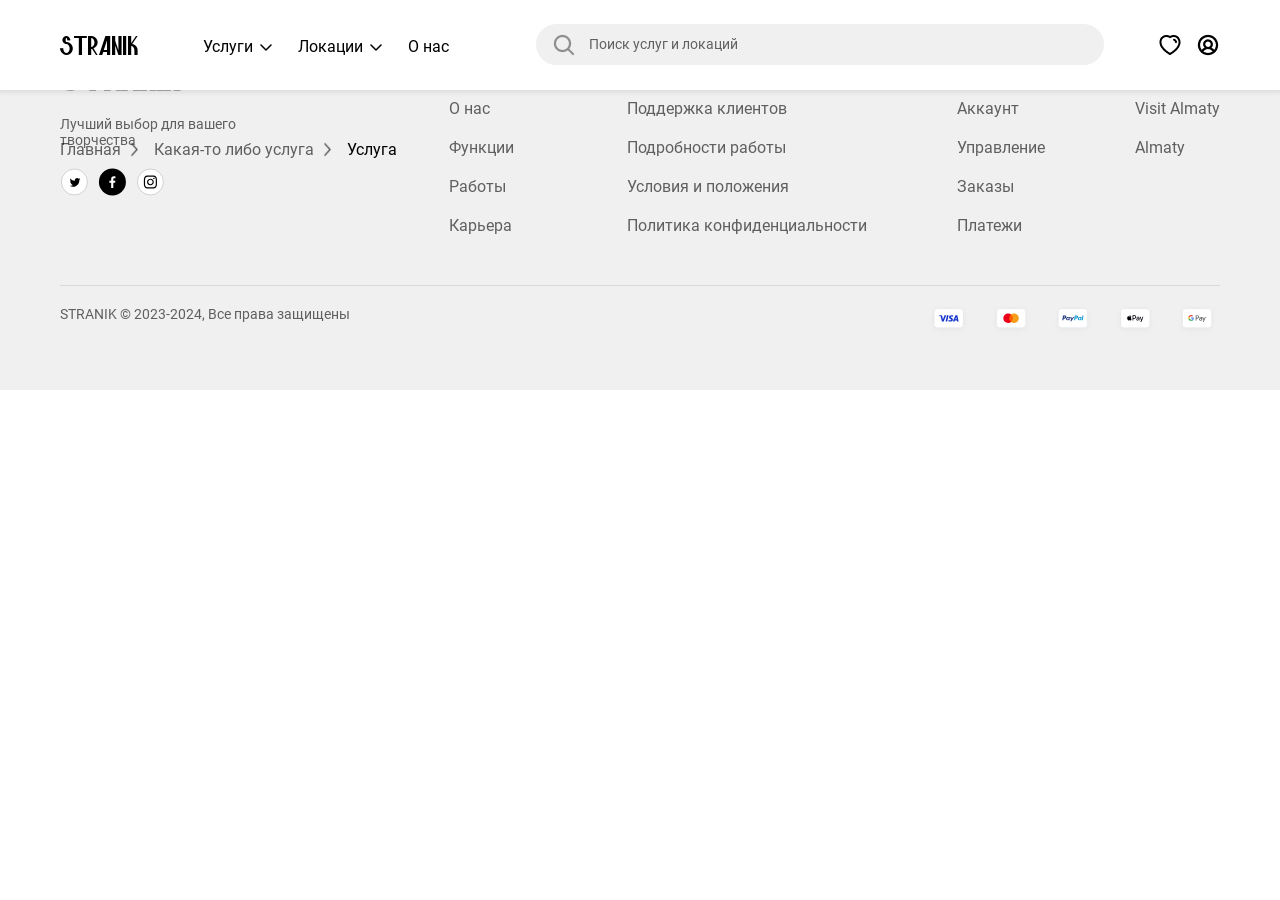
<file: project/catalog/servicesDetailPage.html>
<!DOCTYPE html>
<html lang="en">
<head>
    <meta charset="UTF-8">
    <meta name="viewport" content="width=device-width, initial-scale=1.0">
    <link rel="shortcut icon" href="images/favicon.svg" type="image/x-icon">
    <link rel="stylesheet" href="../styles/products.css">
    <title>STRANIK - Какая-то либо услуга</title>
</head>
<body>
    <header class="header">
        <div class="container">
            <nav class="navbar">
                <div class="burger">
                    <span></span>
                </div>
                <div class="logo">
                    <a href="../index.html" class="main__logo link">STRANIK</a>
                </div>
                <ul class="nav__menu">
                    <li class="nav__link dropdown">
                        <a class="link">Услуги 
                            <img class="dropdown-img" src="../images/icon/dropdown.svg" alt="dropdown">
                        </a>
                        <ul class="dropdown__menu">
                            <li><a class="link" href="servicesPage.html">Услуги по съемке</a></li>
                            <li><a class="link" href="servicesPage.html">Услуги по аренде</a></li>
                        </ul>
                    </li>
                    <li class="nav__link dropdown">
                        <a class="link">Локации 
                            <img class="dropdown-img" src="../images/icon/dropdown.svg" alt="dropdown">
                        </a>
                        <ul class="dropdown__menu">
                            <li><a class="link" href="locationsPage.html">Уличные локации</a></li>
                            <li><a class="link" href="servicesPage.html">Помещение</a></li>
                            <li><a class="link" href="servicesPage.html">Студии</a></li>
                        </ul>
                    </li>
                    <li class="nav__link"><a class="link" href="../aboutUs.html">О нас</a></li>
                </ul>

                <div class="search">
                    <input type="text" class="search__input" placeholder="Поиск услуг и локаций"/>
                </div>

                <div class="nav-btns">
                    <div class="nav-btn">
                        <a class="link" href="../404.html">
                            <img src="../images/Heart.png" alt="heart">
                        </a>
                    </div>

                    <div class="nav-btn">
                        <a class="link" href="../login.html">
                            <img src="../images/user.png" alt="user-logo">
                        </a>
                    </div>
                </div>
            </nav>
        </div>
    </header>

    <section class="historylinks">
        <div class="container">
            <div class="historylinks__container">
                <div class="historylink">
                    <a class="link" href="../index.html">Главная</a>
                    <img src="../images/icon/arrowLink.png" alt="arrowLink">
                </div>

                <div class="historylink">
                    <a class="link" href="servicesPage.html">Какая-то либо услуга</a>
                    <img src="../images/icon/arrowLink.png" alt="arrowLink">
                </div>

                <div class="historylink">
                    <a class="link active" href="servicesDetailPage.html">Услуга</a>
                </div>
            </div>
        </div>
    </section>

    <section class="servicesDetail">
        <div class="container">
            
        </div>
    </section>

    <footer class="footer">
        <div class="container">
            <div class="footer__container">
                <div class="footer__brand">
                    <a href="../index.html" class="footer__logo">STRANIK</a>
                    <p class="footer__description">Лучший выбор для вашего творчества</p>
                    <div class="footer__social">
                        <a href="../404.html" class="footer__social-link"><img src="../images/twitter.svg" alt="Twitter"></a>
                        <a href="../404.html" class="footer__social-link"><img src="../images/facebook.svg" alt="Facebook"></a>
                        <a href="../404.html" class="footer__social-link"><img src="../images/instagram.svg" alt="Instagram"></a>
                    </div>
                </div>

                <div class="footer__links">
                    <div class="footer__column">
                        <h3 class="footer__title">КОМПАНИЯ</h3>
                        <ul class="footer__list">
                            <li class="footer__item"><a href="../aboutUs.html" class="footer__link">О нас</a></li>
                            <li class="footer__item"><a href="../404.html" class="footer__link">Функции</a></li>
                            <li class="footer__item"><a href="../404.html" class="footer__link">Работы</a></li>
                            <li class="footer__item"><a href="../404.html" class="footer__link">Карьера</a></li>
                        </ul>
                    </div>

                    <div class="footer__column">
                        <h3 class="footer__title">ПОМОЩЬ</h3>
                        <ul class="footer__list">
                            <li class="footer__item"><a href="../404.html" class="footer__link">Поддержка клиентов</a></li>
                            <li class="footer__item"><a href="../404.html" class="footer__link">Подробности работы</a></li>
                            <li class="footer__item"><a href="../404.html" class="footer__link">Условия и положения</a></li>
                            <li class="footer__item"><a href="../404.html" class="footer__link">Политика конфиденциальности</a></li>
                        </ul>
                    </div>

                    <div class="footer__column">
                        <h3 class="footer__title">FAQ</h3>
                        <ul class="footer__list">
                            <li class="footer__item"><a href="../404.html" class="footer__link">Аккаунт</a></li>
                            <li class="footer__item"><a href="../404.html" class="footer__link">Управление</a></li>
                            <li class="footer__item"><a href="../404.html" class="footer__link">Заказы</a></li>
                            <li class="footer__item"><a href="../404.html" class="footer__link">Платежи</a></li>
                        </ul>
                    </div>

                    <div class="footer__column">
                        <h3 class="footer__title">РЕСУРСЫ</h3>
                        <ul class="footer__list">
                            <li class="footer__item"><a href="https://visitalmaty.kz/" class="footer__link" target="_blank">Visit Almaty</a></li>
                            <li class="footer__item"><a href="https://ru.wikipedia.org/wiki/%D0%90%D0%BB%D0%BC%D0%B0-%D0%90%D1%82%D0%B0" class="footer__link" target="_blank">Almaty</a></li>
                        </ul>
                    </div>
                </div>
            </div>

            <div class="footer__bottom">
                <p class="footer__copy">STRANIK © 2023-2024, Все права защищены</p>
                <div class="footer__payments">
                    <img src="../images/visa.svg" alt="Visa">
                    <img src="../images/mastercard.svg" alt="MasterCard">
                    <img src="../images/paypal.svg" alt="PayPal">
                    <img src="../images/applepay.svg" alt="Apple Pay">
                    <img src="../images/googlepay.svg" alt="Google Pay">
                </div>
            </div>
        </div>
    </footer> 
<script src="../scripts/script.js"></script>
</body>
</html>
</file>
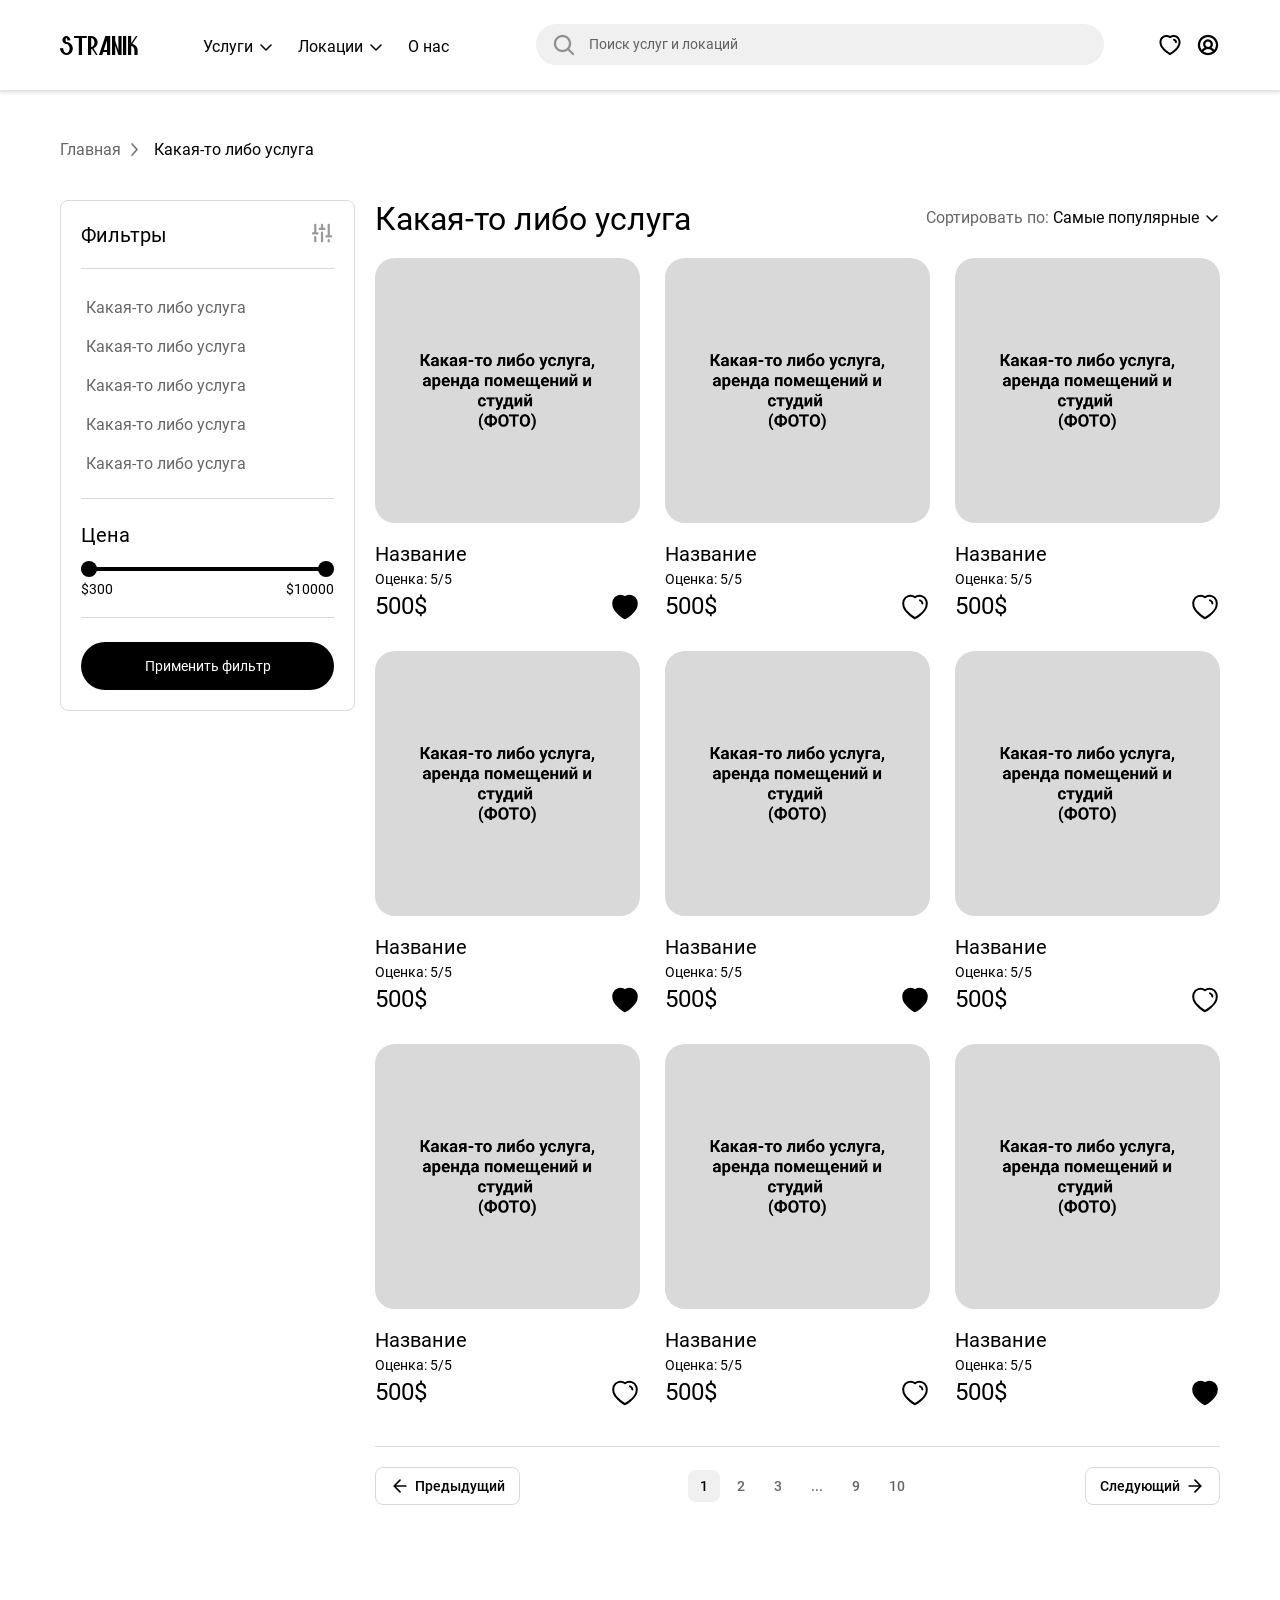
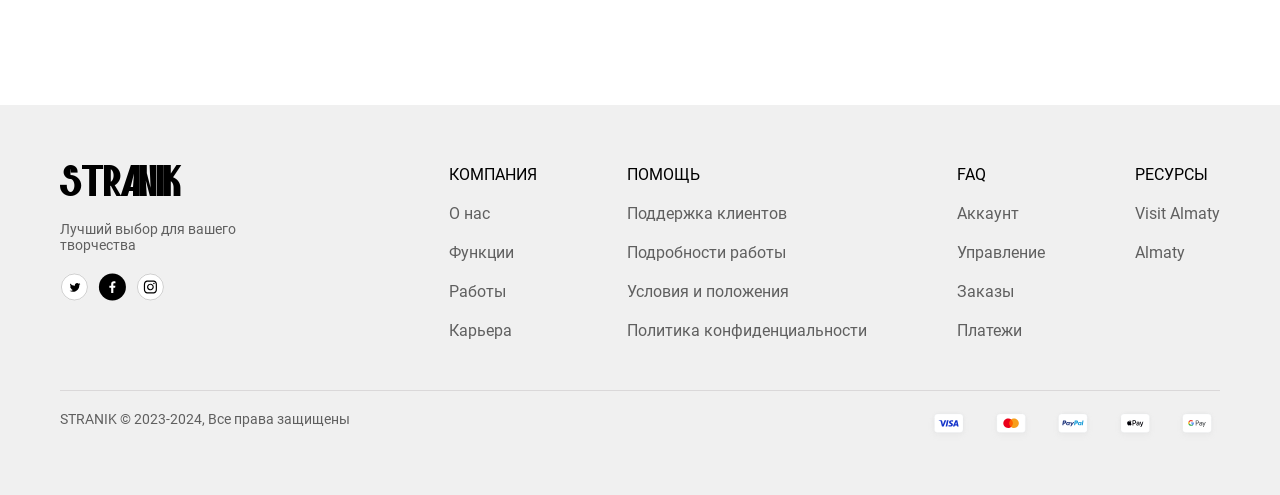
<file: project/catalog/servicesPage.html>
<!DOCTYPE html>
<html lang="en">
<head>
    <meta charset="UTF-8">
    <meta name="viewport" content="width=device-width, initial-scale=1.0">
    <link rel="shortcut icon" href="images/favicon.svg" type="image/x-icon">
    <link rel="stylesheet" href="../styles/products.css">
    <title>STRANIK - Какая-то либо услуга</title>
</head>
<body>
    <header class="header">
        <div class="container">
            <nav class="navbar">
                <div class="burger">
                    <span></span>
                </div>
                <div class="logo">
                    <a href="../index.html" class="main__logo link">STRANIK</a>
                </div>
                <ul class="nav__menu">
                    <li class="nav__link dropdown">
                        <a class="link">Услуги 
                            <img class="dropdown-img" src="../images/icon/dropdown.svg" alt="dropdown">
                        </a>
                        <ul class="dropdown__menu">
                            <li><a class="link" href="servicesPage.html">Услуги по съемке</a></li>
                            <li><a class="link" href="servicesPage.html">Услуги по аренде</a></li>
                        </ul>
                    </li>
                    <li class="nav__link dropdown">
                        <a class="link">Локации 
                            <img class="dropdown-img" src="../images/icon/dropdown.svg" alt="dropdown">
                        </a>
                        <ul class="dropdown__menu">
                            <li><a class="link" href="locationsPage.html">Уличные локации</a></li>
                            <li><a class="link" href="servicesPage.html">Помещение</a></li>
                            <li><a class="link" href="servicesPage.html">Студии</a></li>
                        </ul>
                    </li>
                    <li class="nav__link"><a class="link" href="../aboutUs.html">О нас</a></li>
                </ul>

                <div class="search">
                    <input type="text" class="search__input" placeholder="Поиск услуг и локаций"/>
                </div>

                <div class="nav-btns">
                    <div class="nav-btn">
                        <a class="link" href="../404.html">
                            <img src="../images/Heart.png" alt="heart">
                        </a>
                    </div>

                    <div class="nav-btn">
                        <a class="link" href="../login.html">
                            <img src="../images/user.png" alt="user-logo">
                        </a>
                    </div>
                </div>
            </nav>
        </div>
    </header>

    <section class="historylinks">
        <div class="container">
            <div class="historylinks__container">
                <div class="historylink">
                    <a class="link" href="../index.html">Главная</a>
                    <img src="../images/icon/arrowLink.png" alt="arrowLink">
                </div>

                <div class="historylink">
                    <a class="link active" href="servicesPage.html">Какая-то либо услуга</a>
                </div>
            </div>
        </div>
    </section>

    <section class="products">
        <div class="container">
            <div class="products__container">
                <div class="products__aside">
                    <div class="filters">
                        <div class="filters__header">
                          <span class="filters__title">Фильтры</span>
                          <button class="filters__icon-button">
                            <img class="filters__icon" src="../images/icon/icon-path.svg" alt="Иконка фильтра">
                          </button>
                        </div>
                        <div class="filters__categories">
                          <button class="filters__category-button">Какая-то либо услуга</button>
                          <button class="filters__category-button">Какая-то либо услуга</button>
                          <button class="filters__category-button">Какая-то либо услуга</button>
                          <button class="filters__category-button">Какая-то либо услуга</button>
                          <button class="filters__category-button">Какая-то либо услуга</button>
                        </div>
                        <div class="filters__price">
                            <span class="filters__price-label">Цена</span>
                            <div class="filters__price-range">
                              <input
                                class="filters__price-slider"
                                type="range"
                                id="min-price"
                                min="300"
                                max="10000"
                                value="300"
                              />
                              <input
                                class="filters__price-slider"
                                type="range"
                                id="max-price"
                                min="50"
                                max="10000"
                                value="10000"
                              />
                              <div class="filters__price-highlight"></div>
                            </div>
                            <div class="filters__price-values">
                              <span class="filters__price-value" id="price-min">$50</span>
                              <span class="filters__price-value" id="price-max">$200</span>
                            </div>
                          </div>
                        <div class="filters__apply-button">
                            <button class="filters__apply-btn">Применить фильтр</button>
                        </div>
                      </div>
                </div>

                <div class="products__main">
                    <div class="products-top">
                        <span class="products__title">Какая-то либо услуга</span>
                        <div class="products-sorting">
                          <span class="products-sorting-text">Сортировать по:</span>
                          <div class="products-sorting-btn">Самые популярные <img class="products-sorting-img" src="../images/icon/dropdown.svg" alt="Dropdown">
                          </div>
                          <ul class="products-sorting-menu">
                            <li class="products-sorting-item">Самые популярные</li>
                            <li class="products-sorting-item">По рейтингу</li>
                            <li class="products-sorting-item">По цене (возрастание)</li>
                            <li class="products-sorting-item">По цене (убывание)</li>
                          </ul>
                        </div>
                      </div>

                    <div class="catalog__blocks">

                        <div class="catalog__block">
                            <a href="servicesDetailPage.html" class="link">
                            <img src="../images/skeleton1.png" alt="T-Shirt">
                            <div class="block__info">
                                <span class="block__info-name">Название</span>
                                <div class="block__info-grade">Оценка: 5/5</div>
                                <div class="block__info-bottom">
                                    <span class="block__info-price">500$</span>
                                    <div class="favorites-btn">
                                        <svg width="30" height="30" viewBox="0 0 30 30" fill="black" xmlns="http://www.w3.org/2000/svg">
                                            <path fill-rule="evenodd" clip-rule="evenodd" d="M3.58983 14.4979C2.24858 10.3104 3.81608 5.52415 8.21233 4.1079C10.5248 3.36165 13.0773 3.80165 14.9998 5.2479C16.8186 3.84165 19.4648 3.36665 21.7748 4.1079C26.1711 5.52415 27.7486 10.3104 26.4086 14.4979C24.3211 21.1354 14.9998 26.2479 14.9998 26.2479C14.9998 26.2479 5.74733 21.2129 3.58983 14.4979Z" stroke="black" stroke-width="2" stroke-linecap="round" stroke-linejoin="round"/>
                                            <path d="M20 8.375C21.3375 8.8075 22.2825 10.0013 22.3962 11.4025" stroke="black" stroke-width="2" stroke-linecap="round" stroke-linejoin="round"/>
                                        </svg>   
                                    </div>
                                </div>
                            </div>
                            </a>
                        </div>

                        <div class="catalog__block">
                            <a href="servicesDetailPage.html" class="link">
                            <img src="../images/skeleton1.png" alt="T-Shirt">
                            <div class="block__info">
                                <span class="block__info-name">Название</span>
                                <div class="block__info-grade">Оценка: 5/5</div>
                                <div class="block__info-bottom">
                                    <span class="block__info-price">500$</span>
                                    <div class="favorites-btn">
                                        <svg width="30" height="30" viewBox="0 0 30 30" fill="none" xmlns="http://www.w3.org/2000/svg">
                                            <path fill-rule="evenodd" clip-rule="evenodd" d="M3.58983 14.4979C2.24858 10.3104 3.81608 5.52415 8.21233 4.1079C10.5248 3.36165 13.0773 3.80165 14.9998 5.2479C16.8186 3.84165 19.4648 3.36665 21.7748 4.1079C26.1711 5.52415 27.7486 10.3104 26.4086 14.4979C24.3211 21.1354 14.9998 26.2479 14.9998 26.2479C14.9998 26.2479 5.74733 21.2129 3.58983 14.4979Z" stroke="black" stroke-width="2" stroke-linecap="round" stroke-linejoin="round"/>
                                            <path d="M20 8.375C21.3375 8.8075 22.2825 10.0013 22.3962 11.4025" stroke="black" stroke-width="2" stroke-linecap="round" stroke-linejoin="round"/>
                                        </svg>   
                                    </div>
                                </div>
                            </div>
                            </a>
                        </div>

                        <div class="catalog__block">
                            <a href="servicesDetailPage.html" class="link">
                            <img src="../images/skeleton1.png" alt="T-Shirt">
                            <div class="block__info">
                                <span class="block__info-name">Название</span>
                                <div class="block__info-grade">Оценка: 5/5</div>
                                <div class="block__info-bottom">
                                    <span class="block__info-price">500$</span>
                                    <div class="favorites-btn">
                                        <svg width="30" height="30" viewBox="0 0 30 30" fill="none" xmlns="http://www.w3.org/2000/svg">
                                            <path fill-rule="evenodd" clip-rule="evenodd" d="M3.58983 14.4979C2.24858 10.3104 3.81608 5.52415 8.21233 4.1079C10.5248 3.36165 13.0773 3.80165 14.9998 5.2479C16.8186 3.84165 19.4648 3.36665 21.7748 4.1079C26.1711 5.52415 27.7486 10.3104 26.4086 14.4979C24.3211 21.1354 14.9998 26.2479 14.9998 26.2479C14.9998 26.2479 5.74733 21.2129 3.58983 14.4979Z" stroke="black" stroke-width="2" stroke-linecap="round" stroke-linejoin="round"/>
                                            <path d="M20 8.375C21.3375 8.8075 22.2825 10.0013 22.3962 11.4025" stroke="black" stroke-width="2" stroke-linecap="round" stroke-linejoin="round"/>
                                        </svg>   
                                    </div>
                                </div>
                            </div>
                            </a>
                        </div>

                        <div class="catalog__block">
                            <a href="servicesDetailPage.html" class="link">
                            <img src="../images/skeleton1.png" alt="T-Shirt">
                            <div class="block__info">
                                <span class="block__info-name">Название</span>
                                <div class="block__info-grade">Оценка: 5/5</div>
                                <div class="block__info-bottom">
                                    <span class="block__info-price">500$</span>
                                    <div class="favorites-btn">
                                        <svg width="30" height="30" viewBox="0 0 30 30" fill="black" xmlns="http://www.w3.org/2000/svg">
                                            <path fill-rule="evenodd" clip-rule="evenodd" d="M3.58983 14.4979C2.24858 10.3104 3.81608 5.52415 8.21233 4.1079C10.5248 3.36165 13.0773 3.80165 14.9998 5.2479C16.8186 3.84165 19.4648 3.36665 21.7748 4.1079C26.1711 5.52415 27.7486 10.3104 26.4086 14.4979C24.3211 21.1354 14.9998 26.2479 14.9998 26.2479C14.9998 26.2479 5.74733 21.2129 3.58983 14.4979Z" stroke="black" stroke-width="2" stroke-linecap="round" stroke-linejoin="round"/>
                                            <path d="M20 8.375C21.3375 8.8075 22.2825 10.0013 22.3962 11.4025" stroke="black" stroke-width="2" stroke-linecap="round" stroke-linejoin="round"/>
                                        </svg>   
                                    </div>
                                </div>
                            </div>
                            </a>
                        </div>

                        <div class="catalog__block">
                            <a href="servicesDetailPage.html" class="link">
                            <img src="../images/skeleton1.png" alt="T-Shirt">
                            <div class="block__info">
                                <span class="block__info-name">Название</span>
                                <div class="block__info-grade">Оценка: 5/5</div>
                                <div class="block__info-bottom">
                                    <span class="block__info-price">500$</span>
                                    <div class="favorites-btn">
                                        <svg width="30" height="30" viewBox="0 0 30 30" fill="black" xmlns="http://www.w3.org/2000/svg">
                                            <path fill-rule="evenodd" clip-rule="evenodd" d="M3.58983 14.4979C2.24858 10.3104 3.81608 5.52415 8.21233 4.1079C10.5248 3.36165 13.0773 3.80165 14.9998 5.2479C16.8186 3.84165 19.4648 3.36665 21.7748 4.1079C26.1711 5.52415 27.7486 10.3104 26.4086 14.4979C24.3211 21.1354 14.9998 26.2479 14.9998 26.2479C14.9998 26.2479 5.74733 21.2129 3.58983 14.4979Z" stroke="black" stroke-width="2" stroke-linecap="round" stroke-linejoin="round"/>
                                            <path d="M20 8.375C21.3375 8.8075 22.2825 10.0013 22.3962 11.4025" stroke="black" stroke-width="2" stroke-linecap="round" stroke-linejoin="round"/>
                                        </svg>   
                                    </div>
                                </div>
                            </div>
                            </a>
                        </div>

                        <div class="catalog__block">
                            <a href="servicesDetailPage.html" class="link">
                            <img src="../images/skeleton1.png" alt="T-Shirt">
                            <div class="block__info">
                                <span class="block__info-name">Название</span>
                                <div class="block__info-grade">Оценка: 5/5</div>
                                <div class="block__info-bottom">
                                    <span class="block__info-price">500$</span>
                                    <div class="favorites-btn">
                                        <svg width="30" height="30" viewBox="0 0 30 30" fill="none" xmlns="http://www.w3.org/2000/svg">
                                            <path fill-rule="evenodd" clip-rule="evenodd" d="M3.58983 14.4979C2.24858 10.3104 3.81608 5.52415 8.21233 4.1079C10.5248 3.36165 13.0773 3.80165 14.9998 5.2479C16.8186 3.84165 19.4648 3.36665 21.7748 4.1079C26.1711 5.52415 27.7486 10.3104 26.4086 14.4979C24.3211 21.1354 14.9998 26.2479 14.9998 26.2479C14.9998 26.2479 5.74733 21.2129 3.58983 14.4979Z" stroke="black" stroke-width="2" stroke-linecap="round" stroke-linejoin="round"/>
                                            <path d="M20 8.375C21.3375 8.8075 22.2825 10.0013 22.3962 11.4025" stroke="black" stroke-width="2" stroke-linecap="round" stroke-linejoin="round"/>
                                        </svg>   
                                    </div>
                                </div>
                            </div>
                            </a>
                        </div>

                        <div class="catalog__block">
                            <a href="servicesDetailPage.html" class="link">
                            <img src="../images/skeleton1.png" alt="T-Shirt">
                            <div class="block__info">
                                <span class="block__info-name">Название</span>
                                <div class="block__info-grade">Оценка: 5/5</div>
                                <div class="block__info-bottom">
                                    <span class="block__info-price">500$</span>
                                    <div class="favorites-btn">
                                        <svg width="30" height="30" viewBox="0 0 30 30" fill="none" xmlns="http://www.w3.org/2000/svg">
                                            <path fill-rule="evenodd" clip-rule="evenodd" d="M3.58983 14.4979C2.24858 10.3104 3.81608 5.52415 8.21233 4.1079C10.5248 3.36165 13.0773 3.80165 14.9998 5.2479C16.8186 3.84165 19.4648 3.36665 21.7748 4.1079C26.1711 5.52415 27.7486 10.3104 26.4086 14.4979C24.3211 21.1354 14.9998 26.2479 14.9998 26.2479C14.9998 26.2479 5.74733 21.2129 3.58983 14.4979Z" stroke="black" stroke-width="2" stroke-linecap="round" stroke-linejoin="round"/>
                                            <path d="M20 8.375C21.3375 8.8075 22.2825 10.0013 22.3962 11.4025" stroke="black" stroke-width="2" stroke-linecap="round" stroke-linejoin="round"/>
                                        </svg>   
                                    </div>
                                </div>
                            </div>
                            </a>
                        </div>

                        <div class="catalog__block">
                            <a href="servicesDetailPage.html" class="link">
                            <img src="../images/skeleton1.png" alt="T-Shirt">
                            <div class="block__info">
                                <span class="block__info-name">Название</span>
                                <div class="block__info-grade">Оценка: 5/5</div>
                                <div class="block__info-bottom">
                                    <span class="block__info-price">500$</span>
                                    <div class="favorites-btn">
                                        <svg width="30" height="30" viewBox="0 0 30 30" fill="none" xmlns="http://www.w3.org/2000/svg">
                                            <path fill-rule="evenodd" clip-rule="evenodd" d="M3.58983 14.4979C2.24858 10.3104 3.81608 5.52415 8.21233 4.1079C10.5248 3.36165 13.0773 3.80165 14.9998 5.2479C16.8186 3.84165 19.4648 3.36665 21.7748 4.1079C26.1711 5.52415 27.7486 10.3104 26.4086 14.4979C24.3211 21.1354 14.9998 26.2479 14.9998 26.2479C14.9998 26.2479 5.74733 21.2129 3.58983 14.4979Z" stroke="black" stroke-width="2" stroke-linecap="round" stroke-linejoin="round"/>
                                            <path d="M20 8.375C21.3375 8.8075 22.2825 10.0013 22.3962 11.4025" stroke="black" stroke-width="2" stroke-linecap="round" stroke-linejoin="round"/>
                                        </svg>   
                                    </div>
                                </div>
                            </div>
                            </a>
                        </div>

                        <div class="catalog__block">
                            <a href="servicesDetailPage.html" class="link">
                            <img src="../images/skeleton1.png" alt="T-Shirt">
                            <div class="block__info">
                                <span class="block__info-name">Название</span>
                                <div class="block__info-grade">Оценка: 5/5</div>
                                <div class="block__info-bottom">
                                    <span class="block__info-price">500$</span>
                                    <div class="favorites-btn">
                                        <svg width="30" height="30" viewBox="0 0 30 30" fill="black" xmlns="http://www.w3.org/2000/svg">
                                            <path fill-rule="evenodd" clip-rule="evenodd" d="M3.58983 14.4979C2.24858 10.3104 3.81608 5.52415 8.21233 4.1079C10.5248 3.36165 13.0773 3.80165 14.9998 5.2479C16.8186 3.84165 19.4648 3.36665 21.7748 4.1079C26.1711 5.52415 27.7486 10.3104 26.4086 14.4979C24.3211 21.1354 14.9998 26.2479 14.9998 26.2479C14.9998 26.2479 5.74733 21.2129 3.58983 14.4979Z" stroke="black" stroke-width="2" stroke-linecap="round" stroke-linejoin="round"/>
                                            <path d="M20 8.375C21.3375 8.8075 22.2825 10.0013 22.3962 11.4025" stroke="black" stroke-width="2" stroke-linecap="round" stroke-linejoin="round"/>
                                        </svg>   
                                    </div>
                                </div>
                            </div>
                            </a>
                        </div>
        
                    </div>

                    <nav class="pagination">
                        <button class="pagination__button pagination__button--prev">
                            <svg class="pagination__icon" width="20" height="20" viewBox="0 0 20 20" fill="none" xmlns="http://www.w3.org/2000/svg">
                                <path d="M15.8327 9.99984H4.16602M4.16602 9.99984L9.99935 15.8332M4.16602 9.99984L9.99935 4.1665" stroke="black" stroke-width="1.67" stroke-linecap="round" stroke-linejoin="round"/>
                            </svg>
                            Предыдущий
                        </button>
                        
                        <ul class="pagination__list">
                            <li class="pagination__item pagination__item--active">1</li>
                            <li class="pagination__item">2</li>
                            <li class="pagination__item">3</li>
                            <li class="pagination__item">...</li>
                            <li class="pagination__item">9</li>
                            <li class="pagination__item">10</li>
                        </ul>
                        
                        <button class="pagination__button pagination__button--next">
                            Следующий
                            <svg class="pagination__icon" width="20" height="20" viewBox="0 0 20 20" fill="none" xmlns="http://www.w3.org/2000/svg">
                                <path d="M4.16602 9.99984H15.8327M15.8327 9.99984L9.99935 4.1665M15.8327 9.99984L9.99935 15.8332" stroke="black" stroke-width="1.67" stroke-linecap="round" stroke-linejoin="round"/>
                            </svg>
                        </button>
                    </nav>
                    
                    
                </div>
            </div>
        </div>
    </section>

    <footer class="footer">
        <div class="container">
            <div class="footer__container">
                <div class="footer__brand">
                    <a href="../index.html" class="footer__logo">STRANIK</a>
                    <p class="footer__description">Лучший выбор для вашего творчества</p>
                    <div class="footer__social">
                        <a href="../404.html" class="footer__social-link"><img src="../images/twitter.svg" alt="Twitter"></a>
                        <a href="../404.html" class="footer__social-link"><img src="../images/facebook.svg" alt="Facebook"></a>
                        <a href="../404.html" class="footer__social-link"><img src="../images/instagram.svg" alt="Instagram"></a>
                    </div>
                </div>

                <div class="footer__links">
                    <div class="footer__column">
                        <h3 class="footer__title">КОМПАНИЯ</h3>
                        <ul class="footer__list">
                            <li class="footer__item"><a href="../aboutUs.html" class="footer__link">О нас</a></li>
                            <li class="footer__item"><a href="../404.html" class="footer__link">Функции</a></li>
                            <li class="footer__item"><a href="../404.html" class="footer__link">Работы</a></li>
                            <li class="footer__item"><a href="../404.html" class="footer__link">Карьера</a></li>
                        </ul>
                    </div>

                    <div class="footer__column">
                        <h3 class="footer__title">ПОМОЩЬ</h3>
                        <ul class="footer__list">
                            <li class="footer__item"><a href="../404.html" class="footer__link">Поддержка клиентов</a></li>
                            <li class="footer__item"><a href="../404.html" class="footer__link">Подробности работы</a></li>
                            <li class="footer__item"><a href="../404.html" class="footer__link">Условия и положения</a></li>
                            <li class="footer__item"><a href="../404.html" class="footer__link">Политика конфиденциальности</a></li>
                        </ul>
                    </div>

                    <div class="footer__column">
                        <h3 class="footer__title">FAQ</h3>
                        <ul class="footer__list">
                            <li class="footer__item"><a href="../404.html" class="footer__link">Аккаунт</a></li>
                            <li class="footer__item"><a href="../404.html" class="footer__link">Управление</a></li>
                            <li class="footer__item"><a href="../404.html" class="footer__link">Заказы</a></li>
                            <li class="footer__item"><a href="../404.html" class="footer__link">Платежи</a></li>
                        </ul>
                    </div>

                    <div class="footer__column">
                        <h3 class="footer__title">РЕСУРСЫ</h3>
                        <ul class="footer__list">
                            <li class="footer__item"><a href="https://visitalmaty.kz/" class="footer__link" target="_blank">Visit Almaty</a></li>
                            <li class="footer__item"><a href="https://ru.wikipedia.org/wiki/%D0%90%D0%BB%D0%BC%D0%B0-%D0%90%D1%82%D0%B0" class="footer__link" target="_blank">Almaty</a></li>
                        </ul>
                    </div>
                </div>
            </div>

            <div class="footer__bottom">
                <p class="footer__copy">STRANIK © 2023-2024, Все права защищены</p>
                <div class="footer__payments">
                    <img src="../images/visa.svg" alt="Visa">
                    <img src="../images/mastercard.svg" alt="MasterCard">
                    <img src="../images/paypal.svg" alt="PayPal">
                    <img src="../images/applepay.svg" alt="Apple Pay">
                    <img src="../images/googlepay.svg" alt="Google Pay">
                </div>
            </div>
        </div>
    </footer> 
<script src="../scripts/script.js"></script>
</body>
</html>
</file>
<file: project/styles/home.css>
@import url(variables.css);
@import url(navbar.css);
@import url(catalogBlocks.css);
@import url(footer.css);

.main__title{
    font-weight: 400;
    font-size: 48px;
    text-align: center;
    color: var(--dark);
    margin-top: 50px;
    margin-bottom: 50px;
}

.viewAll-btns{
    display: flex;
    justify-content: center;
}

.viewAll-btn{
    margin-top: 75px;
    margin-bottom: 75px;
    border-radius: 62px;
    border: 1px solid #DAD8D9;
    padding: 16px 43px;
    background-color: var(--main-color);
    font-size: 16px;
    font-weight: 400;
    color: var(--dark);
}

.viewAll-btn:hover{
    border: 1px solid #000000;
    background-color: var(--dark);
    color: var(--main-color);
}

.banner{
    width: 100%;
    height: 100%;
    margin-top: 90px;
    padding-top: 95px;
    padding-bottom: 95px;
    background-image: url(../images/banner-img.png);
    background-size: 100%;
}

.banner__info{
    width: 620px;
}

.banner__title{
    font-size: 64px;
    font-weight: 700;
    line-height: 64px;
}

.banner__title span{
    font-family: var(--secondary-font);
    font-weight: 400;
    font-size: 80px;
}

.banner__description{
    font-size: 16px;
    font-weight: 400;
    color: var(--dark);
    opacity: 0.6;
    padding-top: 30px;
}

.banner-btn{
    width: 210px;
    margin-top: 30px;
    padding: 14px 34px;
    background-color: var(--dark);
    border-radius: 62px;
    color: var(--main-color);
    font-size: 16px;
    font-weight: 400;
    transition: linear 0.1ms;
    cursor: pointer;
}

.banner-btn:hover{
    background-color: var(--main-color);
    color: var(--dark);
    box-shadow: 0px 0px 3px 2px #DAD8D9;
}

.banner__numbers{
    width: 500px;
    display: flex;
    justify-content: space-between;
    font-size: 16px;
    font-weight: 400;
    margin-left: -30px;
}

.banner__number{
    width: 100%;
    margin-top: 30px;
    padding-right: 30px;
    padding-left: 30px;
    border-right: 1px solid #DAD8D9;
}

.banner__number span{
    font-size: 40px;
    color: var(--dark);
}

.banner__number p{
    font-size: 16px;
    color: var(--dark);
    opacity: 0.6;
}

.partners{
    width: 100%;
    background-color: var(--dark);
}

.partners__images{
    width: 100%;
    display: flex;
    flex-wrap: wrap;
    justify-content: space-between;
    padding-top: 30px;
    padding-bottom: 25px;
}

.partner-image{
    width: 100%;
    height: 35px;
}

@media (max-width: 1024px){
    .banner{
        background: linear-gradient( rgba(0, 0, 0, 0.8), rgba(0, 0, 0, 0.5) ), url(../images/banner-img-mob.jpg);
        background-size: 100%;
        margin-top: 75px;
    }
    
    .banner__info{
        width: 100%;
    }
    
    .banner__title{
        font-size: 64px;
        color: var(--main-color);
    }
    
    .banner__title span{
        font-size: 80px;
    }
    
    .banner__description{
        font-size: 16px;
        color: var(--main-color);
        opacity: 1;
        padding-top: 30px;
    }
    
    .banner-btn{
        width: 210px;
        margin-top: 30px;
        padding: 14px 34px;
        background-color: var(--main-color);
        border-radius: 62px;
        color: var(--dark);
        font-size: 16px;
        font-weight: 400;
    }

    .banner-btn:hover{
        background-color: var(--dark);
        color: var(--main-color);
        box-shadow: 0px 0px 3px 2px #000000;
    }
    
    .banner-btn:active{
        background-color: var(--dark);
        color: var(--main-color);
        box-shadow: 0px 0px 3px 2px #000000;
    }

    .banner__number span{
        color: var(--main-color);
    }
    
    .banner__number p{
        color: var(--main-color);
        opacity: 0.8;
    }

    .partner-image{
        width: 100%;
        height: 35px;
        margin-top: 10px;
    }
}

@media (max-width: 620px){
    .banner__title{
        font-size: 50px;
        text-align: center;
    }

    .banner__title span{
        font-size: 60px;
    }

    .banner__description{
        font-size: 14px;
        text-align: center;
    }

    .banner-btn{
        width: 100%;
    }

    .banner__numbers{
        width: 100%;
        display: block;
        text-align: center;
        font-size: 16px;
        font-weight: 400;
        margin-left: 0px;
    }
    
    .banner__number{
        width: 100%;
        margin-top: 30px;
        padding-top: 10px;
        padding-right: 0px;
        padding-left: 0px;
        border-top: 1px solid #DAD8D9;
        border-right: none;
    }
    
    .banner__number span{
        font-size: 40px;
    }
    
    .banner__number p{
        font-size: 16px;
    }
}

@media (max-width: 425px){
    .banner__title{
        font-size: 35px;
        text-align: center;
    }

    .banner__title span{
        font-size: 45px;
    }

    .partner-image{
        width: 100%;
        height: 30px;
        margin-top: 10px;
    }
}



@media (max-width: 425px) {
    .main__title{
        font-size: 40px;
    }
}
</file>
<file: project/styles/aboutUs.css>
@import url(variables.css);
@import url(navbar.css);
@import url(footer.css);

.aboutUs{
    width: 100%;
}

.aboutUs__container{
    padding-top: 200px;
    padding-bottom: 150px;
}

.aboutUs__title{
    font-size: 48px;
    font-weight: 700;
    color: var(--dark);
}

.aboutUs__title span{
    font-family: var(--secondary-font);
    font-size: 48px;
    color: var(--dark);
}

.aboutUs__subtitle{
    font-size: 17px;
    font-weight: 400;
    margin-top: 40px;
    color: var(--dark);
}

.aboutUs__characteristics{
    max-width: 900px;
    display: flex;
    justify-content: space-between;
    margin-top: 30px;
}

.aboutUs__characteristic{
   list-style-position: inside;
   list-style-type: "\2705";
}

.aboutUs__characteristic li{
    font-size: 17px;
    font-weight: 400;
    color: var(--dark);
    line-height: 50px;
}

.aboutUs__description{
    font-size: 22px;
    font-weight: 300;
    margin-top: 25px;
}

@media (max-width: 600px){
    .aboutUs__characteristics{
        max-width: 400px;
        display: block;
        justify-content: space-between;
        margin-top: 30px;
    }
}
</file>
<file: project/styles/form.css>
@import url(variables.css);
@import url(navbar.css);
@import url(footer.css);

.forms{
    margin-top: 220px;
    margin-bottom: 220px;
    width: 100%;
}

.form__container{
    max-width: 520px;
    margin: 0 auto;
    box-shadow: 0px 0px 56px 0px #e6e6e6;
    border-radius: 8px;
    border: 1px solid #F2F2F2;
    background-color: var(--main-color);
}

.form__headlines{
    padding-top: 24px;
}

.headlines__name{
    font-size: 32px;
    font-weight: 700;
    text-align: center;
    color: var(--dark);
}

.form{
    text-align: center;
    padding: 24px;
}

.form__input{
    position: relative;
    width: 100%;
    padding-left: 24px;
    padding-right: 24px;
    margin-bottom: 12px;
    position: relative;
}

.form__input-duo{
    display: flex;
    gap: 12px;
}

.form__input input{
    width: 100%;
    padding: 14px 16px; 
    border-radius: 6px;
    border: 1px solid #E6E6E6;
    background-color: var(--light);
}

.form__input input::placeholder {
    font-size: 16px;
    font-weight: 400;
    color: #999999;
}

.password-toggle {
    position: absolute;
    right: 40px;
    top: 26px;
    transform: translateY(-50%);
    background: none;
    border: none;
    cursor: pointer;
}

.password-toggle img {
    width: 20px;
    height: 20px;
}

.form__button{
    width: 100%;
    padding-left: 24px;
    padding-right: 24px;
    margin-top: 20px;
}

.form-btn{
    width: 100%;
    font-size: 14px;
    font-weight: 500;
    color: var(--main-color);
    background-color: var(--dark);
    border-radius: 43px;
    padding: 14px;
    transition: all 0.2s;
}

.form-btn:hover{
    color: var(--dark);
    background-color: var(--main-color);
    box-shadow: 0px 0px 5px 0px #DAD8D9;
}

.form__description{
    text-align: center;
    margin-top: 20px;
    padding-bottom: 32px;
}

.form__description p{
    font-size: 14px;
    font-weight: 400;
    color: #666666;
}

.form__description a{
    font-size: 14px;
    font-weight: 500;
    color: #1A1A1A;
}

.form__description a:hover{
    color: var(--dark);
}

.radio-group {
    display: flex;
    flex-direction: column;
    gap: 10px;
    margin-top: 20px;
}

.radio-btn {
    width: 20px;
    height: 20px;
    appearance: none;
    border: 2px solid #E6E6E6;
    border-radius: 4px;
    margin-right: 10px;
    position: relative;
}

.radio-btn:checked {
    background-color: var(--dark);
    border-color: var(--dark);
}

.radio-btn:checked::after {
    content: "";
    position: absolute;
    top: 50%;
    left: 50%;
    width: 10px;
    height: 10px;
    background-color: #fff;
    border-radius: 50%;
    transform: translate(-50%, -50%);
}

.radio-group label {
    padding-left: 24px;
    text-align: start;
    font-size: 14px;
    font-weight: 400;
    color: #666666;
    cursor: pointer;
}

.radio-group span{
    position: absolute;
    margin-top: 3px;
}

@media (max-width: 520px){
    .form__description{
        display: flex;
        margin: 0 auto;
        max-width: 220px;
        margin-top: 0px;
        padding-bottom: 22px;
    }

    .radio-group span{
        max-width: 200px;
    }

    .radio-group label {
        padding-bottom: 10px;
    }

    .form__button{
        padding-left: 10px;
        padding-right: 10px;
    }

    .form{
        padding: 15px;
        padding-top: 24px;
    }
    
    .form__input{
        padding-left: 10px;
        padding-right: 10px;
    }

    .radio-group label {
        padding-left: 12px;
    }
}
</file>
<file: project/styles/products.css>
@import url(variables.css);
@import url(navbar.css);
@import url(catalogBlocks.css);
@import url(footer.css);

.products{
    margin-top: 200px;
    margin-bottom: 200px;
}

.products__container{
    display: flex;
    justify-content: space-between;
}

.products__aside{
    padding-right: 20px;
}

.filters {
    width: 295px;
    border-radius: 8px;
    border: 1px solid #DAD8D9;
    padding: 20px;
    background-color: var(--main-color);
}
  
.filters__header {
    display: flex;
    justify-content: space-between;
    align-items: center;
    margin-bottom: 20px;
}
  
.filters__title {
    font-size: 20px;
    font-weight: 400;
}
  
.filters__icon-button {
    background: none;
    border: none;
    cursor: pointer;
}
  
.filters__icon {
    width: 24px;
    height: 24px;
}
  
.filters__categories {
    display: flex;
    flex-direction: column;
    gap: 10px;
    margin-bottom: 20px;
    padding-top: 24px;
    border-top: 1px solid #DAD8D9;
}
  
.filters__category-button {
    background: none;
    border: none;
    text-align: left;
    font-size: 16px;
    font-weight: 400;
    color: var(--dark);
    opacity: 0.6;
    cursor: pointer;
    padding: 5px;
}
  
.filters__category-button:hover {
    opacity: 1;
}

.filters__category-button:active {
    opacity: 1;
}

  
.filters__price {
    margin-bottom: 20px;
}
  
.filters__price-label {
    font-size: 20px;
    font-weight: 400;
    color: var(--dark);
    margin-bottom: 20px;
    display: block;
    padding-top: 24px;
    border-top: 1px solid #DAD8D9;
}
  
.filters__price-range {
    position: relative;
    width: 100%;
    height: 4px;
    background: #ddd;
    border-radius: 2px;
  }
  
  .filters__price-slider {
    position: absolute;
    width: 100%;
    height: 4px;
    -webkit-appearance: none;
    appearance: none;
    background: none;
    pointer-events: none;
    z-index: 2;
  }
  
  .filters__price-slider::-webkit-slider-thumb {
    -webkit-appearance: none;
    appearance: none;
    width: 16px;
    height: 16px;
    background: #000;
    border-radius: 50%;
    pointer-events: auto;
    cursor: pointer;
    z-index: 3;
  }
  
  .filters__price-slider::-moz-range-thumb {
    width: 16px;
    height: 16px;
    background: #000;
    border-radius: 50%;
    cursor: pointer;
  }
  
  .filters__price-highlight {
    position: absolute;
    height: 4px;
    background: #000;
    border-radius: 2px;
    z-index: 1;
    top: 0;
  }

.filters__price-values {
    display: flex;
    justify-content: space-between;
    margin-top: 10px;
    font-size: 14px;
    font-weight: 400;
}
  
.filters__price-value {
    font-size: 14px;
}

.filters__apply-button{
    padding-top: 24px;
    border-top: 1px solid #DAD8D9;
}
  
.filters__apply-btn {
    width: 100%;
    background-color: var(--dark);
    color: var(--main-color);
    border: none;
    padding: 16px 60px;
    border-radius: 62px;
    font-size: 14px;
    font-weight: 400;
    cursor: pointer;
}
  
.filters__apply-btn:hover {
    background-color: var(--main-color);
    color: var(--dark);
    box-shadow: 0px 0px 3px 2px #DAD8D9;
}

.products__main{
    width: 100%;
}

.products-top{
    display: flex;
    justify-content: space-between;
}

.products__title{
    font-size: 32px;
    font-weight: 400;
    color: var(--dark);
}

.products__main .catalog__blocks{
    margin-top: 20px;
}

.products-sorting{
    position: relative;
    margin-top: 8px;
}

.products-sorting-text{
    font-size: 16px;
    font-weight: 400;
    opacity: 0.6;
    color: var(--dark);
}

.products-sorting-btn{
    display: inline-flex;
    align-items: center;
    cursor: pointer;
    font-size: 16px;
    font-weight: 400;
    color: var(--dark);
    opacity: 1;
}

.products-sorting-menu {
    display: none;
    position: absolute;
    top: 100%; 
    right: 0;
    background-color: #fff;
    border: 1px solid #ccc;
    border-radius: 4px;
    list-style: none;
    padding: 10px 0;
    margin: 8px 0 0;
    box-shadow: 0 4px 6px rgba(0, 0, 0, 0.1);
    z-index: 100;
}

.products-sorting-item {
    padding: 8px 16px;
    font-size: 14px;
    cursor: pointer;
    color: var(--dark);
}
  
.products-sorting-item:hover {
    background-color: #f0f0f0;
}
  
.products-sorting-menu.active {
    display: block;
}

.products-sorting-img{
    position: relative;
    width: 16px;
    height: 16px;
    margin-left: 5px;
    transform: rotate(0deg);
    transition: 0.5s;
}

.products-sorting-img.active{
    position: relative;
    width: 16px;
    height: 16px;
    top: 2px;
    transform: rotate(180deg);
    transition: 0.5s;
}

.pagination {
    display: flex;
    justify-content: space-between;
    align-items: center;
    gap: 10px;
    padding-top: 20px;
    margin-top: 34px;
    border-top: 1px solid #DAD8D9;
    font-size: 14px;
    font-weight: 500;
}

.pagination__button {
    display: inline-flex;
    align-items: center;
    gap: 5px;
    background-color: var(--main-color);
    border: 1px solid #DAD8D9;
    border-radius: 8px;
    padding: 8px 14px;
    cursor: pointer;
    font-size: 14px;
    font-weight: 500;
}

.pagination__list {
    display: flex;
    align-items: center;
    gap: 5px;
    list-style: none;
    padding: 0;
    margin: 0;
    justify-content: center;
}

.pagination__item {
    padding: 8px 12px;
    border-radius: 8px;
    cursor: pointer;
    opacity: 0.6;
    text-align: center;
}

.pagination__item--active {
    background-color: var(--secondary-color);
    color: var(--dark);
    pointer-events: none;
    opacity: 1;
}

/* Стили для мобильных экранов */
@media (max-width: 768px) {
    .pagination {
        display: flex;
    }

    .pagination__list {
        display: none;
    }

    .pagination__button {
        width: auto;
        padding: 6px 10px;
        font-size: 12px;
    }

    .pagination__icon {
        width: 12px;
        height: 12px;
    }
}


  @media (max-width: 1024px){
    .products__container{
        display: block;
        justify-content: center;
    }

    .filters {
        width: 100%;
    }

    .products__main{
        width: 100%;
        margin-top: 50px;
    }

    .catalog__blocks{
       padding-top: 25px;
    }
  }


  @media (max-width: 700px){
    .products-top{
        display: block;
    }

    .products__main{
        width: 100%;
        margin-top: 25px;
    }

    .catalog__blocks{
       padding-top: 25px;
    }

    .products-sorting{
        padding-top: 10px;
    }

    .products-sorting-menu {
        right: 0;
        left: 0;
    }
  }
</file>
